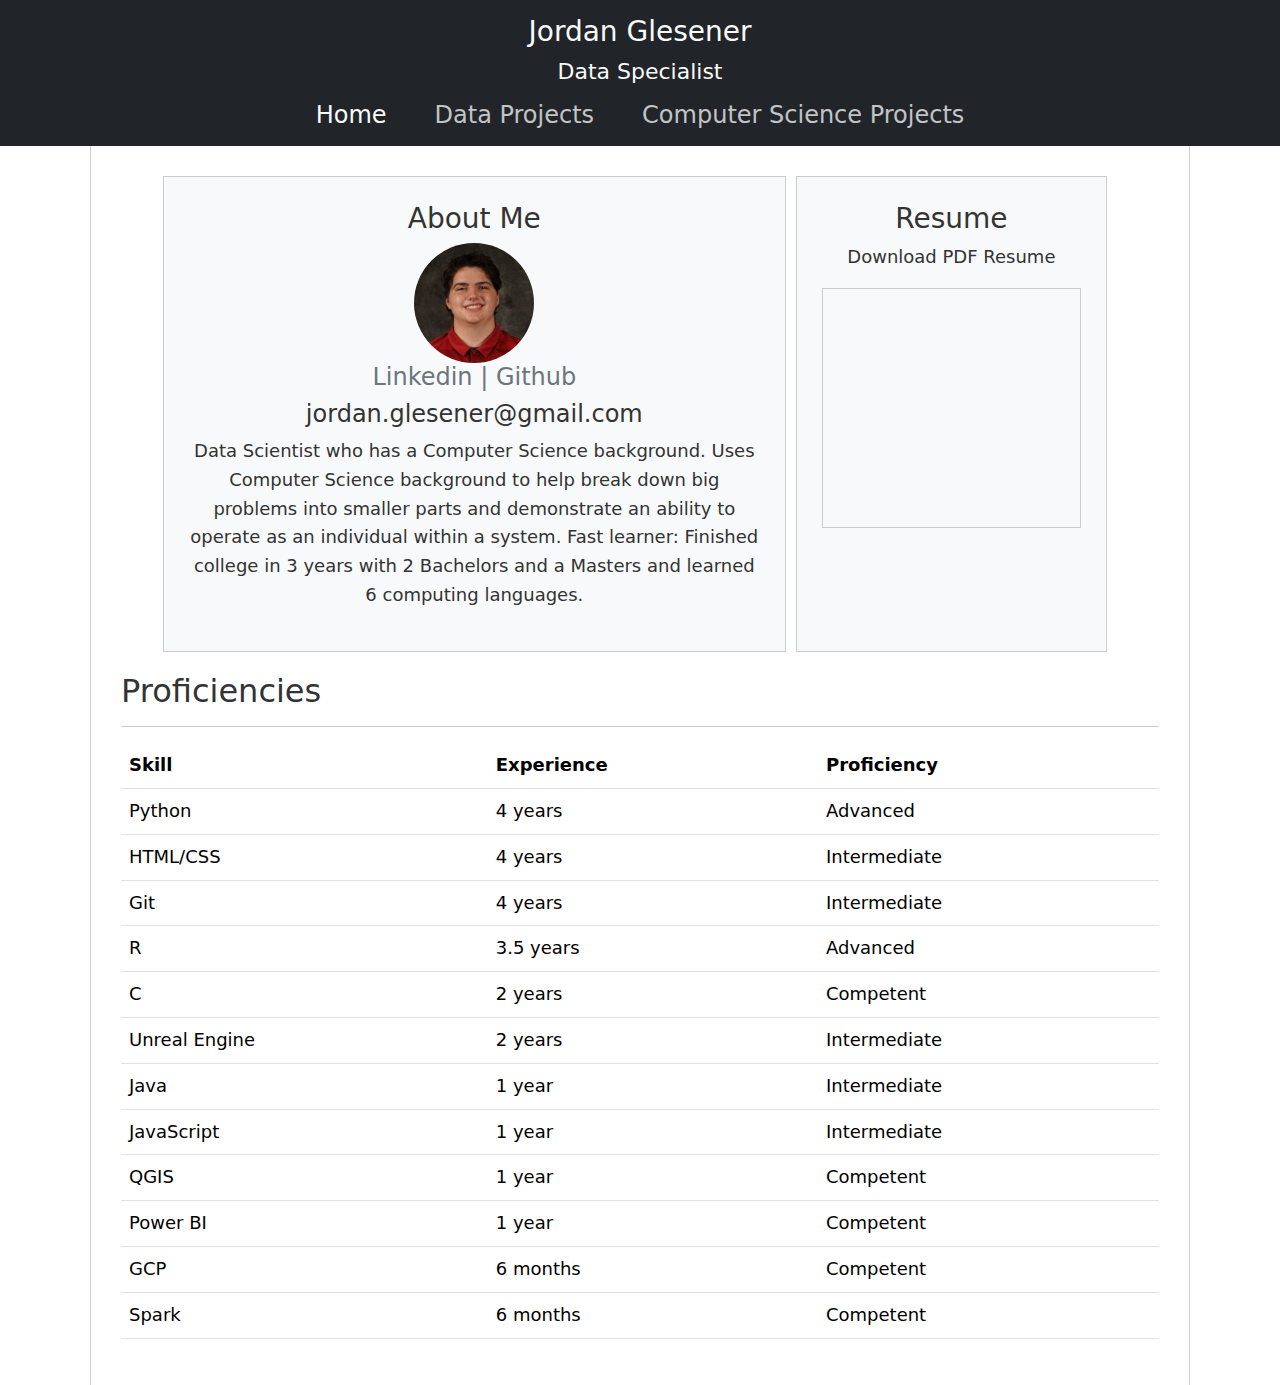
<file: index.html>
<!DOCTYPE html>
<html lang="en">
<head>
  <meta charset="UTF-8">
  <meta name="viewport" content="width=device-width, initial-scale=1.0">
  <title>Personal Website</title>
  <link href="bootstrap/css/bootstrap.css" rel="stylesheet">
  <link rel="stylesheet" href="custom.css">

</head>
<body>
  <header class="bg-dark text-light text-center">
    <div class="header-content justify-content-center">

      <div>
        <h1>Jordan Glesener</h1>
        <h2>Data Specialist</h2>
      </div>
    </div>
    <nav class="d-flex flex-wrap align-items-center justify-content-evenly bg-dark">
      <ul class="nav col-12 col-md-auto justify-content-center">
        <li><a href="index.html" class="nav-link px-4 link-light link-opacity-100">
          <h4>Home</h2>
        </a></li>
        <li><a href="projects/data-projects.html" class="nav-link px-4 link-light link-opacity-75 link-opacity-100-hover">
            <h4>Data Projects</h2>
          </a></li>
        <li><a href="projects/cs-projects.html" class="nav-link px-4 link-light link-opacity-75 link-opacity-100-hover">
            <h4>Computer Science Projects</h2>
          </a></li>
      </ul>
    </nav>
  </header>
  
  <main>
    <div class="d-flex justify-content-center text-center p-0 m-0">
    <section class="about bg-light">
      <h3>About Me</h3>
      <img src=".\picture.jpeg" alt="Your Name">
      <h4 class="text-secondary"><a class = "link-secondary" href="https://www.linkedin.com/in/jordan-glesener-3a4b691b6/">Linkedin</a> | <a class = "link-secondary" href="https://github.com/jdglesener">Github</a></h4>
      <h4>jordan.glesener@gmail.com</h4>
      <p>
        Data Scientist who has a Computer Science background. Uses Computer Science background to help break down big problems into smaller parts and demonstrate an ability to operate as an individual within a system. Fast learner: Finished college in 3 years with 2 Bachelors and a Masters and learned 6 computing languages.
      </p>
    </section>
    <section class="resume bg-light">
      <h3>Resume</h3>
      <p>
        <a href=".\Data_Resume.pdf" target="_blank">Download PDF Resume</a>
      </p>
      <div class="resume-preview">
        <iframe src=".\Data_Resume.pdf" frameborder="0"></iframe>
      </div>
    </section>
    </div>
    <h2>Proficiencies</h1>
    <hr>
    <table class="table">
      <thead>
        <tr>
          <th>Skill</th>
          <th>Experience</th>
          <th>Proficiency</th>
        </tr>
      </thead>
      <tbody>
        <tr>
          <td>Python</td>
          <td>4 years</td>
          <td>Advanced</td>
        </tr>
        <tr>
          <td>HTML/CSS</td>
          <td>4 years</td>
          <td>Intermediate</td>
        </tr>
        <tr>
          <td>Git</td>
          <td>4 years</td>
          <td>Intermediate</td>
        </tr>
        <tr>
          <td>R</td>
          <td>3.5 years</td>
          <td>Advanced</td>
        </tr>
        <tr>
          <td>C</td>
          <td>2 years</td>
          <td>Competent</td>
        </tr>
        <tr>
          <td>Unreal Engine</td>
          <td>2 years</td>
          <td>Intermediate</td>
        </tr>
        <tr>
          <td>Java</td>
          <td>1 year</td>
          <td>Intermediate</td>
        </tr>
        <tr>
          <td>JavaScript</td>
          <td>1 year</td>
          <td>Intermediate</td>
        </tr>
        <tr>
          <td>QGIS</td>
          <td>1 year</td>
          <td>Competent</td>
        </tr>
        <tr>
          <td>Power BI</td>
          <td>1 year</td>
          <td>Competent</td>
        </tr>
        <tr>
          <td>GCP</td>
          <td>6 months</td>
          <td>Competent</td>
        </tr>
        <tr>
          <td>Spark</td>
          <td>6 months</td>
          <td>Competent</td>
        </tr>
      </tbody>
    </table>
  </main>
</body>
</html>
</file>
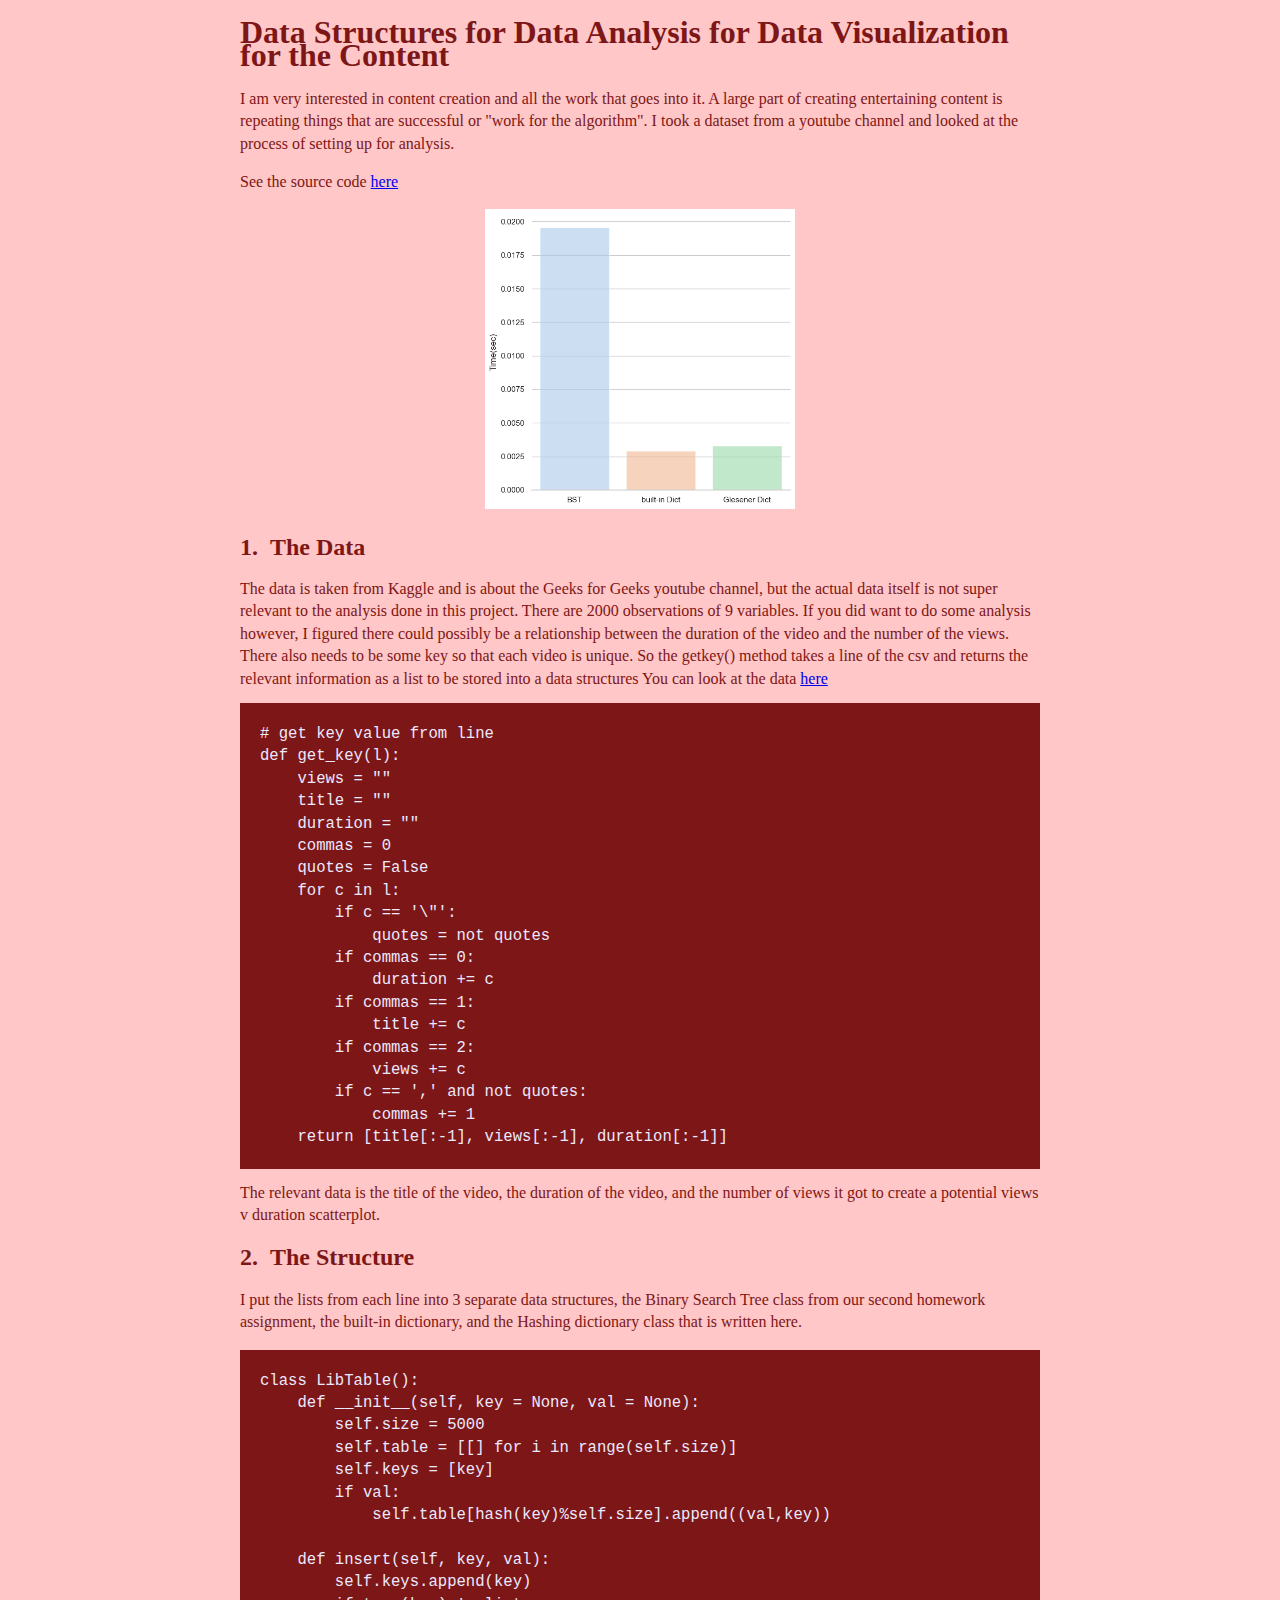
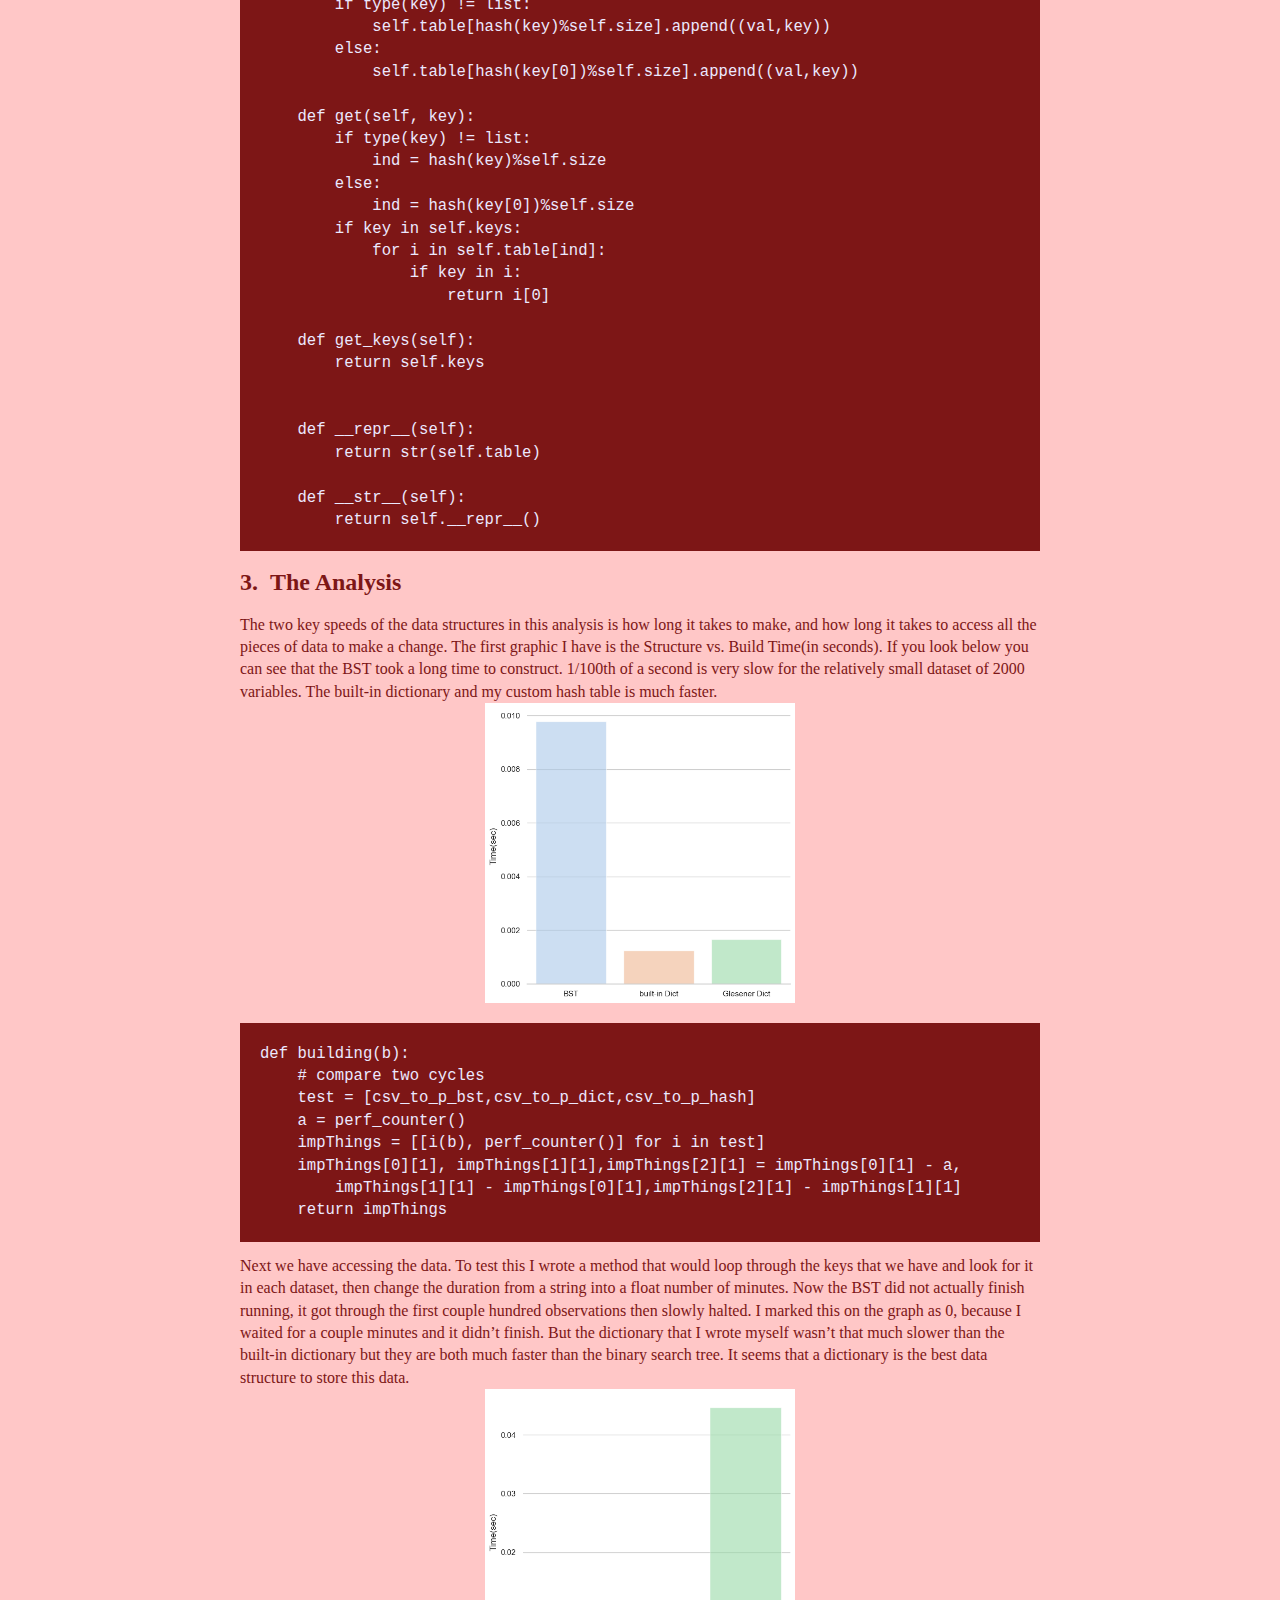
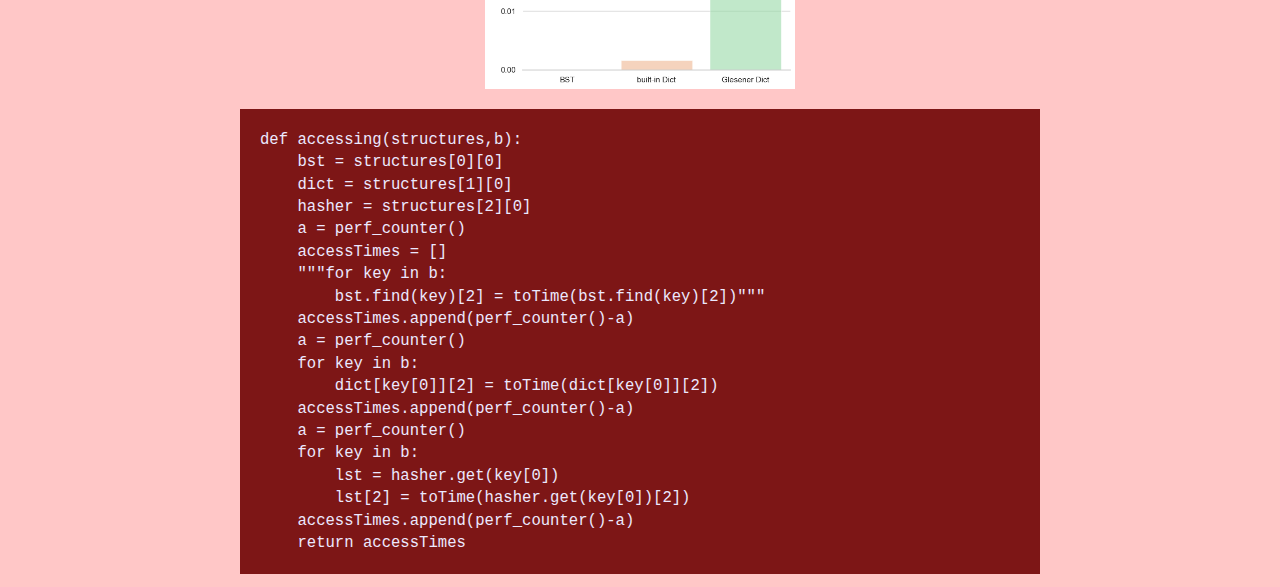
<file: cs251final.html>
<!DOCTYPE html PUBLIC "-//W3C//DTD XHTML 1.0 Strict//EN"
	"http://www.w3.org/TR/xhtml1/DTD/xhtml1-strict.dtd">

<meta property="og:image" content="lm3.png" />

<html xmlns="http://www.w3.org/1999/xhtml" xml:lang="en" lang="en">
<head>
	<meta http-equiv="Content-Type" content="text/html; charset=utf-8"/>

	<title>Data for Data</title>
	
	<style type="text/css" media="screen">
	
		body {
			line-height: 140%;
			margin: auto;
			width: 800px;
		}
		code {font-size: 120%;}
		
		
		pre code {
			background-color: #7D1616;
			color: #ECE8FE;
			
			display: block;
			padding: 20px;
		}
		
		.centered {
			position: fixed;
			top: 50%;
			left: 50%;
			transform: translate(-50%, -50%);
}
		
	</style>
	
</head>

<body bgcolor="#FFC7C7" text="7D1616">

<style>
 body {
        counter-reset: h1counter;
    }
    h1 {
        counter-reset: h2counter;
    }
    h2 {
        counter-reset: h3counter;
    }
    h2:before {
        content: counter(h2counter) ".\0000a0\0000a0";
        counter-increment: h2counter;
    }
    h3:before {
        content: counter(h2counter) "." counter(h3counter) ".\0000a0\0000a0";
        counter-increment: h3counter;
    }
</style>
	
<h1 id="preamble">Data Structures for Data Analysis for Data Visualization for the Content</h1>

<p>I am very interested in content creation and all the work that goes into it. A large part of creating entertaining content is repeating things that are successful or "work for the algorithm". I took a dataset from a youtube channel and looked at the process of setting up for analysis.</p>

<p>See the source code <a href="https://github.com/jdglesener/CS241FinalProject">here</a>

<center>
<img src="lm3.png" height=300px>
</center>

<h2 >The Data</h2>

The data is taken from Kaggle and is about the Geeks for Geeks youtube channel, but the actual data itself is not super relevant to the analysis done in this project. There are 2000 observations of 9 variables. If you did want to do some analysis however, I figured there could possibly be a relationship between the duration of the video and the number of the views. There also needs to be some key so that each video is unique. 
So the getkey() method takes a line of the csv and returns the relevant information as a list to be stored into a data structures
You can look at the data <a href="https://www.kaggle.com/datasets/ashishjangra27/geeksforgeeks-youtube">here</a>
<pre><code># get key value from line
def get_key(l):
    views = ""
    title = ""
    duration = ""
    commas = 0
    quotes = False
    for c in l:
        if c == '\"':
            quotes = not quotes
        if commas == 0:
            duration += c
        if commas == 1:
            title += c
        if commas == 2:
            views += c
        if c == ',' and not quotes:
            commas += 1    
    return [title[:-1], views[:-1], duration[:-1]]</code></pre>
The relevant data is the title of the video, the duration of the video, and the number of views it got to create a potential views v duration scatterplot.
<h2 >The Structure</h2>

	<p>I put the lists from each line into 3 separate data structures, the Binary Search Tree class from our second homework assignment, the built-in dictionary, and the Hashing dictionary class that is written here. </p>
	<pre><code>class LibTable():
    def __init__(self, key = None, val = None):
        self.size = 5000
        self.table = [[] for i in range(self.size)]
        self.keys = [key]
        if val:
            self.table[hash(key)%self.size].append((val,key))
    
    def insert(self, key, val):
        self.keys.append(key)
        if type(key) != list:
            self.table[hash(key)%self.size].append((val,key))
        else:
            self.table[hash(key[0])%self.size].append((val,key))
    
    def get(self, key):
        if type(key) != list:
            ind = hash(key)%self.size
        else:
            ind = hash(key[0])%self.size
        if key in self.keys:
            for i in self.table[ind]:
                if key in i:
                    return i[0]

    def get_keys(self):
        return self.keys

    
    def __repr__(self):
        return str(self.table)
    
    def __str__(self):
        return self.__repr__()</pre></code>
	
<h2 >The Analysis</h2>


The two key speeds of the data structures in this analysis is how long it takes to make, and how long it takes to access all the pieces of data to make a change. 
The first graphic I have is the Structure vs. Build Time(in seconds). If you look below you can see that the BST took a long time to construct. 1/100th of a second is very slow for the relatively small dataset of 2000 variables. The built-in dictionary and my custom hash table is much faster. 
<center>
<img src="lm.png" height=300px>
</center>
<pre><code>def building(b):
    # compare two cycles
    test = [csv_to_p_bst,csv_to_p_dict,csv_to_p_hash]
    a = perf_counter()
    impThings = [[i(b), perf_counter()] for i in test]
    impThings[0][1], impThings[1][1],impThings[2][1] = impThings[0][1] - a,
    	impThings[1][1] - impThings[0][1],impThings[2][1] - impThings[1][1]
    return impThings</pre></code>
Next we have accessing the data. To test this I wrote a method that would loop through the keys that we have and look for it in each dataset, then change the duration from a string into a float number of minutes. Now the BST did not actually finish running, it got through the first couple hundred observations then slowly halted. I marked this on the graph as 0, because I waited for a couple minutes and it didn’t finish. But the dictionary that I wrote myself wasn’t that much slower than the built-in dictionary but they are both much faster than the binary search tree. It seems that a dictionary is the best data structure to store this data.
<center>
<img src="lm2.png" height=300px>
</center>
<pre><code>def accessing(structures,b):
    bst = structures[0][0]
    dict = structures[1][0]
    hasher = structures[2][0]
    a = perf_counter()
    accessTimes = []
    """for key in b:
        bst.find(key)[2] = toTime(bst.find(key)[2])"""
    accessTimes.append(perf_counter()-a)
    a = perf_counter()
    for key in b:
        dict[key[0]][2] = toTime(dict[key[0]][2])
    accessTimes.append(perf_counter()-a)
    a = perf_counter()
    for key in b:
        lst = hasher.get(key[0])
        lst[2] = toTime(hasher.get(key[0])[2])
    accessTimes.append(perf_counter()-a)
    return accessTimes</pre></code>
</body>
</html>
</file>
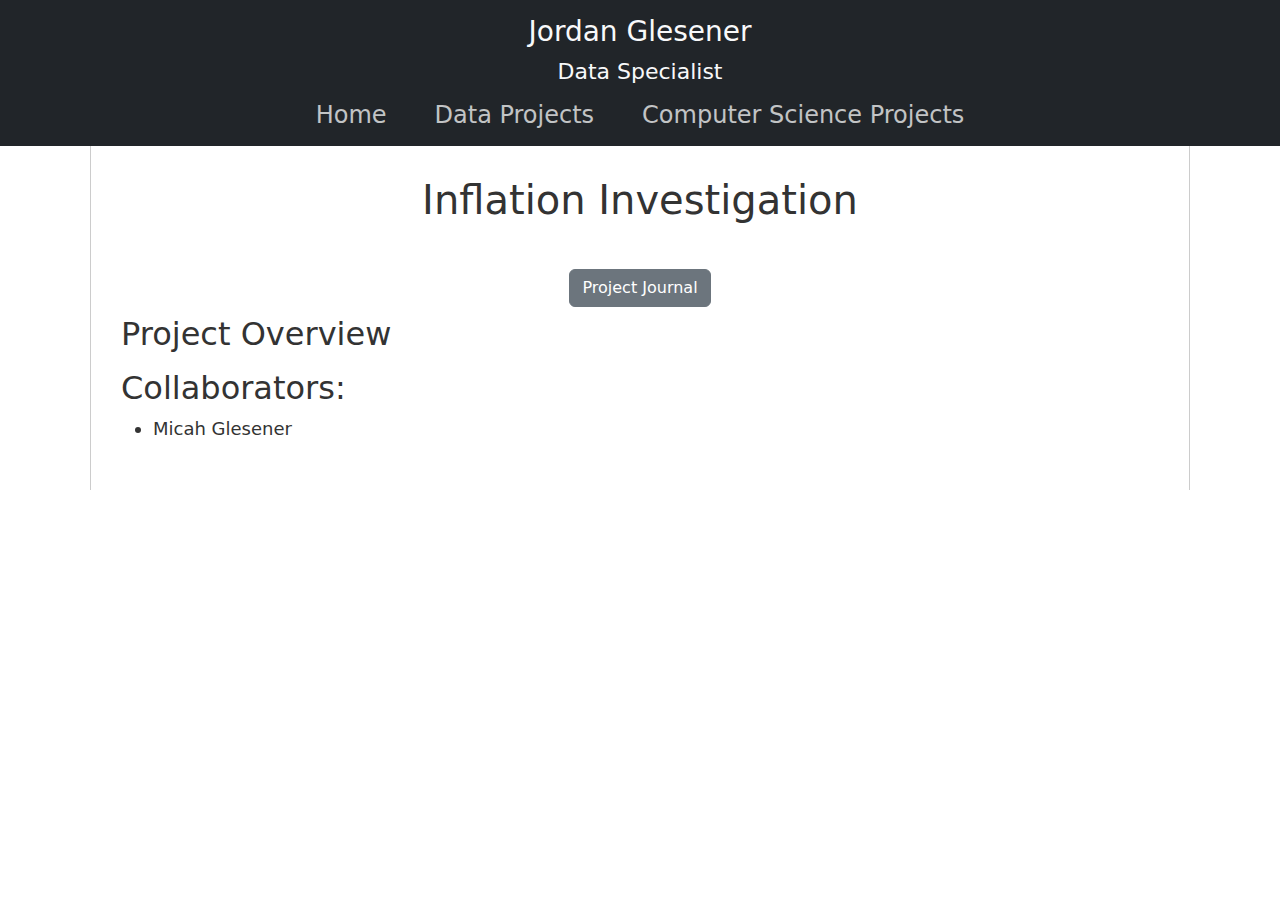
<file: projects/capstone.html>
<!DOCTYPE html>
<html lang="en">

<head>
    <meta charset="UTF-8">
    <meta name="viewport" content="width=device-width, initial-scale=1.0">
    <title>Personal Website</title>
    <link href="../bootstrap/css/bootstrap.css" rel="stylesheet">
    <link rel="stylesheet" href="../custom.css">

</head>

<body>
    <header class="bg-dark text-light text-center sticky-top">
        <div class="header-content justify-content-center">

            <div>
                <h1>Jordan Glesener</h1>
                <h2>Data Specialist</h2>
            </div>
        </div>
        <nav class="d-flex flex-wrap align-items-center justify-content-evenly bg-dark">
            <ul class="nav col-12 col-md-auto justify-content-center">
                <li><a href="../index.html" class="nav-link px-4 link-light link-opacity-75 link-opacity-100-hover">
                        <h4>Home</h2>
                    </a></li>
                <li><a href="data-projects.html"
                        class="nav-link px-4 link-light link-opacity-75 link-opacity-100-hover">
                        <h4>Data Projects</h2>
                    </a></li>
                <li><a href="cs-projects.html" class="nav-link px-4 link-light link-opacity-75 link-opacity-100-hover">
                        <h4>Computer Science Projects</h2>
                    </a></li>
            </ul>
        </nav>
    </header>
    <main id="mainProjects">
        <div class = "text-center">
        <h1>
            Inflation Investigation
        </h1><br>
        <section id="projectLinks">
            <a class = "btn btn-secondary m-2" href="https://jdglesener.github.io/ClimateClosetResearchJournal/">Project Journal</a>
        </section>
        </div>
        <section id="overview">
            <h2>Project Overview</h2>
            <p id="indent">

            </p>
        </section>

        <section id="skills">
            <h2>Collaborators:</h2>
            <div id="indent">
                <ul>
                    <li><a href="https://www.linkedin.com/in/micah-glesener-3296b1195/">Micah Glesener</a></li>
                </ul>
            </div>
        </section>
    </main>
    </body>
</html>
</file>
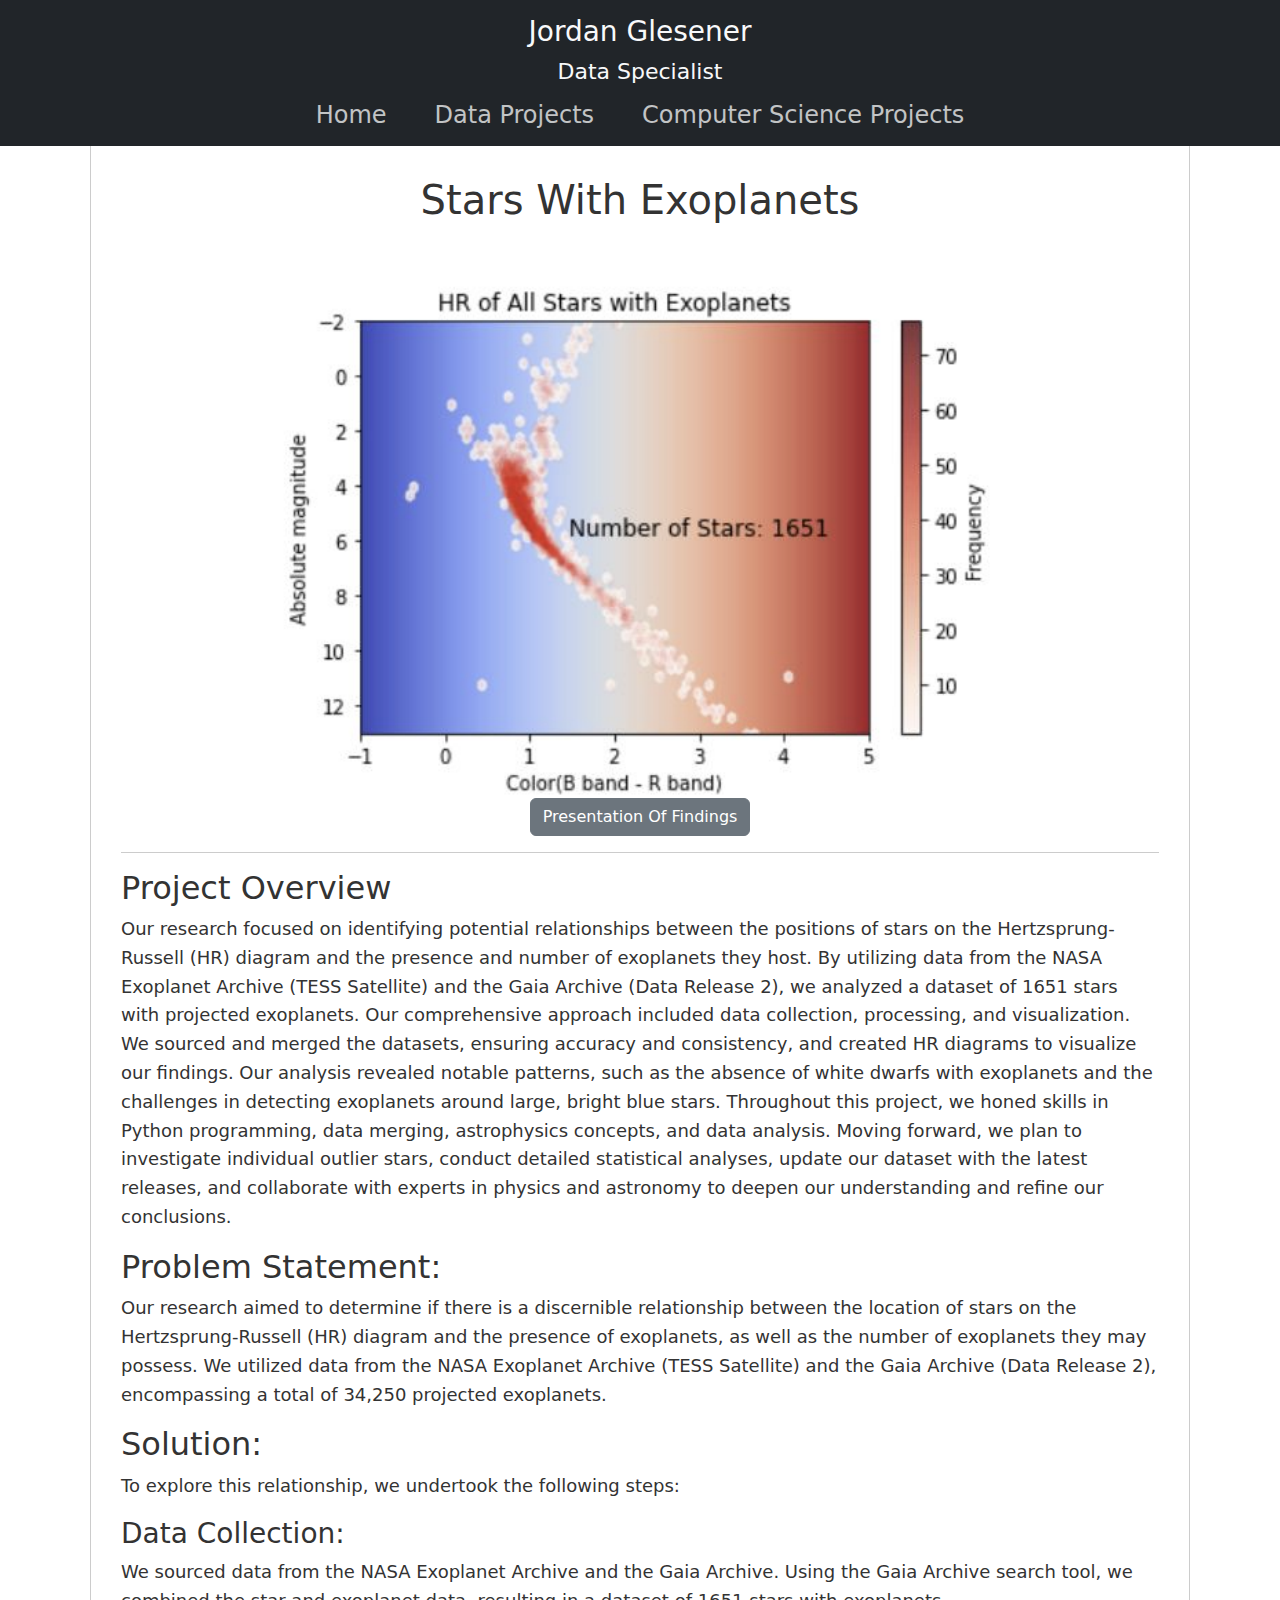
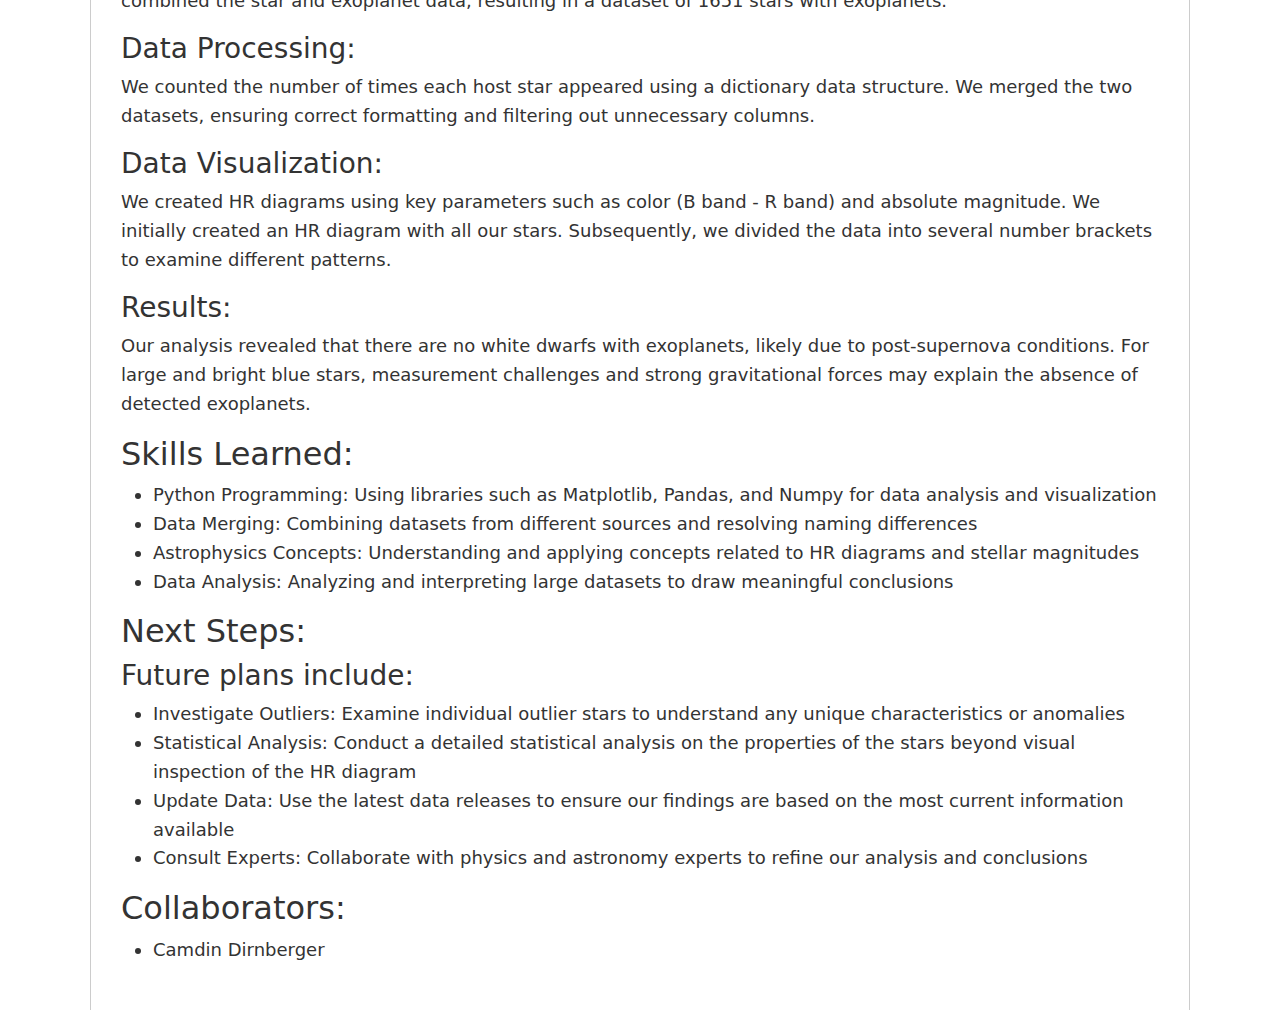
<file: projects/cosmos.html>
<!DOCTYPE html>
<html lang="en">

<head>
    <meta charset="UTF-8">
    <meta name="viewport" content="width=device-width, initial-scale=1.0">
    <title>Personal Website</title>
    <link href="../bootstrap/css/bootstrap.css" rel="stylesheet">
    <link rel="stylesheet" href="../custom.css">

</head>

<body>
    <header class="bg-dark text-light text-center sticky-top">
        <div class="header-content justify-content-center">

            <div>
                <h1>Jordan Glesener</h1>
                <h2>Data Specialist</h2>
            </div>
        </div>
        <nav class="d-flex flex-wrap align-items-center justify-content-evenly bg-dark">
            <ul class="nav col-12 col-md-auto justify-content-center">
                <li><a href="../index.html" class="nav-link px-4 link-light link-opacity-75 link-opacity-100-hover">
                        <h4>Home</h2>
                    </a></li>
                <li><a href="data-projects.html"
                        class="nav-link px-4 link-light link-opacity-75 link-opacity-100-hover">
                        <h4>Data Projects</h2>
                    </a></li>
                <li><a href="cs-projects.html" class="nav-link px-4 link-light link-opacity-75 link-opacity-100-hover">
                        <h4>Computer Science Projects</h2>
                    </a></li>
            </ul>
        </nav>
    </header>

    <main id="mainProjects">
        <div class = "text-center">
        <h1>
            Stars With Exoplanets
        </h1><br>
        <section id="hrSection">
            <img id="hrImg" src="img/hr.png" class="img-fluid">
        </section>
        <section id="projectLinks">
            <a class = "btn btn-secondary" href="assets/Data-299 Final.pdf">Presentation Of Findings</a>            
        </section>
        </div>
        <hr>
        <section id="overview">
            <h2>Project Overview</h2>
            <p id="indent">
                Our research focused on identifying potential relationships between the positions of stars on the Hertzsprung-Russell 
                (HR) diagram and the presence and number of exoplanets they host. 
                By utilizing data from the NASA Exoplanet Archive (TESS Satellite) and the Gaia Archive (Data Release 2), 
                we analyzed a dataset of 1651 stars with projected exoplanets. 
                Our comprehensive approach included data collection, processing, and visualization. We sourced and merged the datasets, 
                ensuring accuracy and consistency, and created HR diagrams to visualize our findings. Our analysis revealed notable patterns, 
                such as the absence of white dwarfs with exoplanets and the challenges in detecting exoplanets around large, bright blue stars. 
                Throughout this project, we honed skills in Python programming, data merging, astrophysics concepts, and data analysis. 
                Moving forward, we plan to investigate individual outlier stars, conduct detailed statistical analyses, 
                update our dataset with the latest releases, and collaborate with experts in physics and astronomy to deepen our understanding 
                and refine our conclusions.
            </p>
        </section>
        <section id="analysis">
            <h2>Problem Statement:</h2>
            <p id="indent">
                Our research aimed to determine if there is a discernible relationship between the location of stars on the Hertzsprung-Russell 
                (HR) diagram and the presence of exoplanets, as well as the number of exoplanets they may possess. 
                We utilized data from the NASA Exoplanet Archive (TESS Satellite) and the Gaia Archive (Data Release 2), 
                encompassing a total of 34,250 projected exoplanets.
            </p>
        </section>

        <section id="visualization">
            <h2>Solution:</h2>
            <p id="indent">
                To explore this relationship, we undertook the following steps:
            </p>
            <h3 id="indent">Data Collection:</h3>
            <p id="indent">
                We sourced data from the NASA Exoplanet Archive and the Gaia Archive.
                Using the Gaia Archive search tool, we combined the star and exoplanet data, 
                resulting in a dataset of 1651 stars with exoplanets.
            </p>
            <h3 id="indent">Data Processing:</h3>
            <p id="indent">
                We counted the number of times each host star appeared using a dictionary data structure.
                We merged the two datasets, ensuring correct formatting and filtering out unnecessary columns.
            </p>        
            <h3 id="indent">Data Visualization:</h3>
            <p id="indent">
                We created HR diagrams using key parameters such as color (B band - R band) and absolute magnitude. 
                We initially created an HR diagram with all our stars.
                Subsequently, we divided the data into several number brackets to examine different patterns.
            </p>  
            <h3 id="indent">Results:</h3>
            <p id="indent">
                Our analysis revealed that there are no white dwarfs with exoplanets, likely due to post-supernova conditions.
                For large and bright blue stars, measurement challenges and strong gravitational forces may explain the absence
                of detected exoplanets.

            </p>  
        </section>

        <section id="skills">
            <h2>Skills Learned:</h2>
            <div id="indent">
                <ul>
                    <li>Python Programming: Using libraries such as Matplotlib, Pandas, and Numpy for data analysis and visualization</li>
                    <li>Data Merging: Combining datasets from different sources and resolving naming differences</li>
                    <li>Astrophysics Concepts: Understanding and applying concepts related to HR diagrams and stellar magnitudes</li>
                    <li>Data Analysis: Analyzing and interpreting large datasets to draw meaningful conclusions</li>
                </ul>
            </div> 
        </section>
        <section id="nextSteps">
            <h2>Next Steps:</h2>
            <h3 id="indent">Future plans include:</h3>
            <div id="indent">
                <ul>
                    <li>Investigate Outliers: Examine individual outlier stars to understand any unique characteristics or anomalies</li>
                    <li>Statistical Analysis: Conduct a detailed statistical analysis on the properties of the stars beyond visual inspection of the HR diagram</li>
                    <li>Update Data: Use the latest data releases to ensure our findings are based on the most current information available</li>
                    <li>Consult Experts: Collaborate with physics and astronomy experts to refine our analysis and conclusions</li>
                </ul>
            </div>
        </section>
        <section id="nextSteps">
            <h2>Collaborators:</h2>
            <div id="indent">
                <ul>
                    <li><a href="https://camdin-dirn.github.io/Project-Website/index.html">Camdin Dirnberger</a></li>
                </ul>
            </div> 
        </section>
    </main>
    </body>
    </html>
</file>
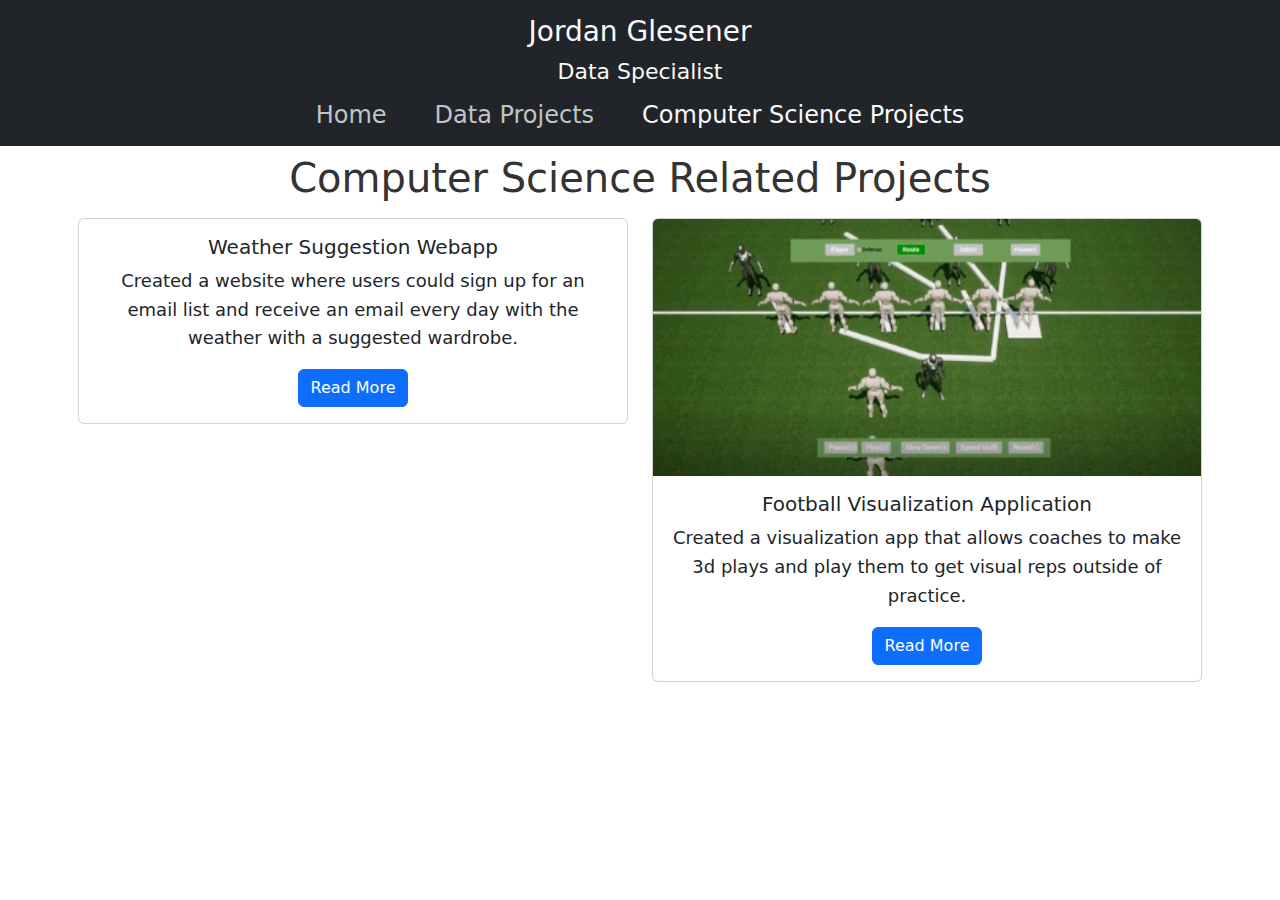
<file: projects/cs-projects.html>
<!DOCTYPE html>
<html lang="en">

<head>
    <meta charset="UTF-8">
    <meta name="viewport" content="width=device-width, initial-scale=1.0">
    <title>Personal Website</title>
    <link href="../bootstrap/css/bootstrap.css" rel="stylesheet">
    <link rel="stylesheet" href="../custom.css">

</head>

<body>
    <header class="bg-dark text-light text-center sticky-top">
        <div class="header-content justify-content-center">

            <div>
                <h1>Jordan Glesener</h1>
                <h2>Data Specialist</h2>
            </div>
        </div>
        <nav class="d-flex flex-wrap align-items-center justify-content-evenly bg-dark">
            <ul class="nav col-12 col-md-auto justify-content-center">
                <li><a href="../index.html" class="nav-link px-4 link-light link-opacity-75 link-opacity-100-hover">
                        <h4>Home</h2>
                    </a></li>
                <li><a href="data-projects.html"
                        class="nav-link px-4 link-light link-opacity-75 link-opacity-100-hover">
                        <h4>Data Projects</h2>
                    </a></li>
                <li><a href="cs-projects.html" class="nav-link px-4 link-light link-opacity-100 link-opacity-100-hover">
                        <h4>Computer Science Projects</h2>
                    </a></li>
            </ul>
        </nav>
    </header>
    <div class="container text-center p-2">
        <h1>Computer Science Related Projects</h1>
        <div class="row row-cols-auto">
            <!-- <div class="col-lg-6 my-2">
                <div class="card bg-light">
                    <div class="card-body">
                        <h5 class="card-title">Playbook Management Site</h5>
                        <p class="card-text">Created a website to organize playbooks for coaches and players. Has the ability to create teams, add users to the team, and adding plays/playbooks that the team can access.</p>
                        <a href="webdev.html" class="btn btn-primary">Read More</a>
                    </div>
                </div>
            </div> -->
            <div class="col-lg-6 my-2">
                <div class="card">
                    <div class="card-body">
                        <h5 class="card-title">Weather Suggestion Webapp</h5>
                        <p class="card-text">Created a website where users could sign up for an email list and receive an email every day with the weather with a suggested wardrobe. </p>
                        <a href="weatherwear.html" class="btn btn-primary">Read More</a>
                    </div>
                </div>
            </div>
            <div class="col-lg-6 col-12 my-2">
                <div class="card">
                    <img src="img/gv.png" class="card-img-top" alt="...">
                    <div class="card-body">
                        <h5 class="card-title">Football Visualization Application</h5>
                        <p class="card-text">Created a visualization app that allows coaches to make 3d plays and play them to get visual reps outside of practice.</p>
                        <a href="gv.html" class="btn btn-primary">Read More</a>
                    </div>
                </div>
            </div>
        </div>

    </div>
</body>

</html>
</file>
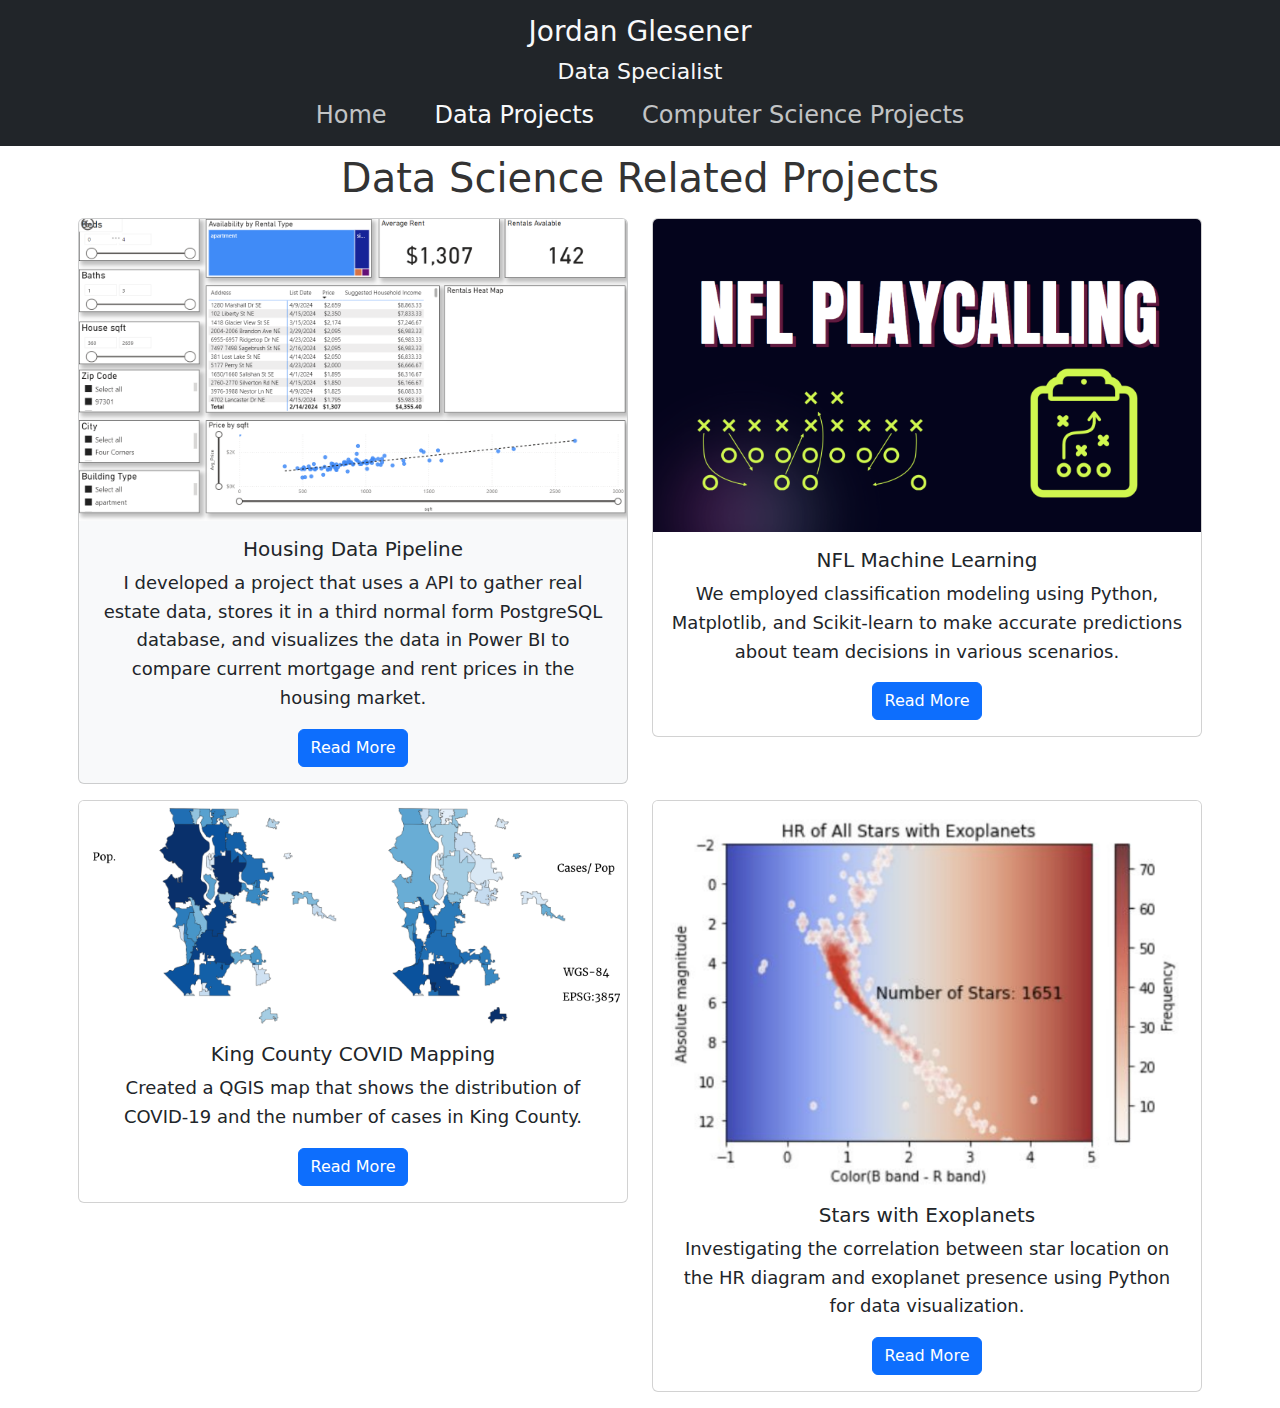
<file: projects/data-projects.html>
<!DOCTYPE html>
<html lang="en">
<head>
  <meta charset="UTF-8">
  <meta name="viewport" content="width=device-width, initial-scale=1.0">
  <title>Personal Website</title>
  <link href="../bootstrap/css/bootstrap.css" rel="stylesheet">
  <link rel="stylesheet" href="../custom.css">

</head>
<body>
  <header class="bg-dark text-light text-center sticky-top">
    <div class="header-content justify-content-center">

      <div>
        <h1>Jordan Glesener</h1>
        <h2>Data Specialist</h2>
      </div>
    </div>
    <nav class="d-flex flex-wrap align-items-center justify-content-evenly bg-dark">
      <ul class="nav col-12 col-md-auto justify-content-center">
        <li><a href="../index.html" class="nav-link px-4 link-light link-opacity-75 link-opacity-100-hover">
          <h4>Home</h2>
        </a></li>
        <li><a href="data-projects.html" class="nav-link px-4 link-light link-opacity-100 link-opacity-100-hover">
            <h4>Data Projects</h2>
          </a></li>
        <li><a href="cs-projects.html" class="nav-link px-4 link-light link-opacity-75 link-opacity-100-hover">
            <h4>Computer Science Projects</h2>
          </a></li>
      </ul>
    </nav>
  </header>
  <div class="container text-center p-2">
    <h1>Data Science Related Projects</h1>
    <div class = "row row-cols-auto">
    <!-- <div class="col-lg-6 my-2">
        <div class="card">
            <div class="card-body">
                <h5 class="card-title">Inflation Investigation</h5>
                <p class="card-text"></p>
                <a href="capstone.html" class="btn btn-primary">Read More</a>
            </div>
        </div>
    </div> -->
    <div class="col-lg-6 my-2">
        <div class="card bg-light">
            <img src="img/powerbi.png" class="card-img-top" alt="...">
            <div class="card-body">
                <h5 class="card-title">Housing Data Pipeline</h5>
                <p class="card-text">I developed a project that uses a API to gather real estate data, stores it in a third normal form PostgreSQL database, and visualizes the data in Power BI to compare current mortgage and rent prices in the housing market.</p>
                <a href="housing.html" class="btn btn-primary">Read More</a>
            </div>
        </div>
    </div>
    <div class="col-lg-6 my-2">
        <div class="card">
            <img src="img/NFL.png" class="card-img-top" alt="...">
            <div class="card-body">
                <h5 class="card-title">NFL Machine Learning</h5>
                <p class="card-text">We employed classification modeling using Python, Matplotlib, and Scikit-learn to make accurate predictions about team decisions in various scenarios.</p>
                <a href="nfl.html" class="btn btn-primary">Read More</a>
            </div>
        </div>
    </div>
    <div class="col-lg-6 my-2">
        <div class="card">
            <img src="img/gis.png" class="card-img-top" alt="...">
            <div class="card-body">
                <h5 class="card-title">King County COVID Mapping</h5>
                <p class="card-text">Created a QGIS map that shows the distribution of COVID-19 and the number of cases in King County.</p>
                <a href="gis.html" class="btn btn-primary">Read More</a>
            </div>
        </div>
    </div>
    <div class="col-lg-6 my-2">
        <div class="card">
            <img src="img/hr.png" class="card-img-top" alt="...">
            <div class="card-body">
                <h5 class="card-title">Stars with Exoplanets</h5>
                <p class="card-text">Investigating the correlation between star location on the HR diagram and exoplanet presence using Python for data visualization.</p>
                <a href="cosmos.html" class="btn btn-primary">Read More</a>
            </div>
        </div>
    </div>
    </div>

</div>
  </body>
  </html>
</file>
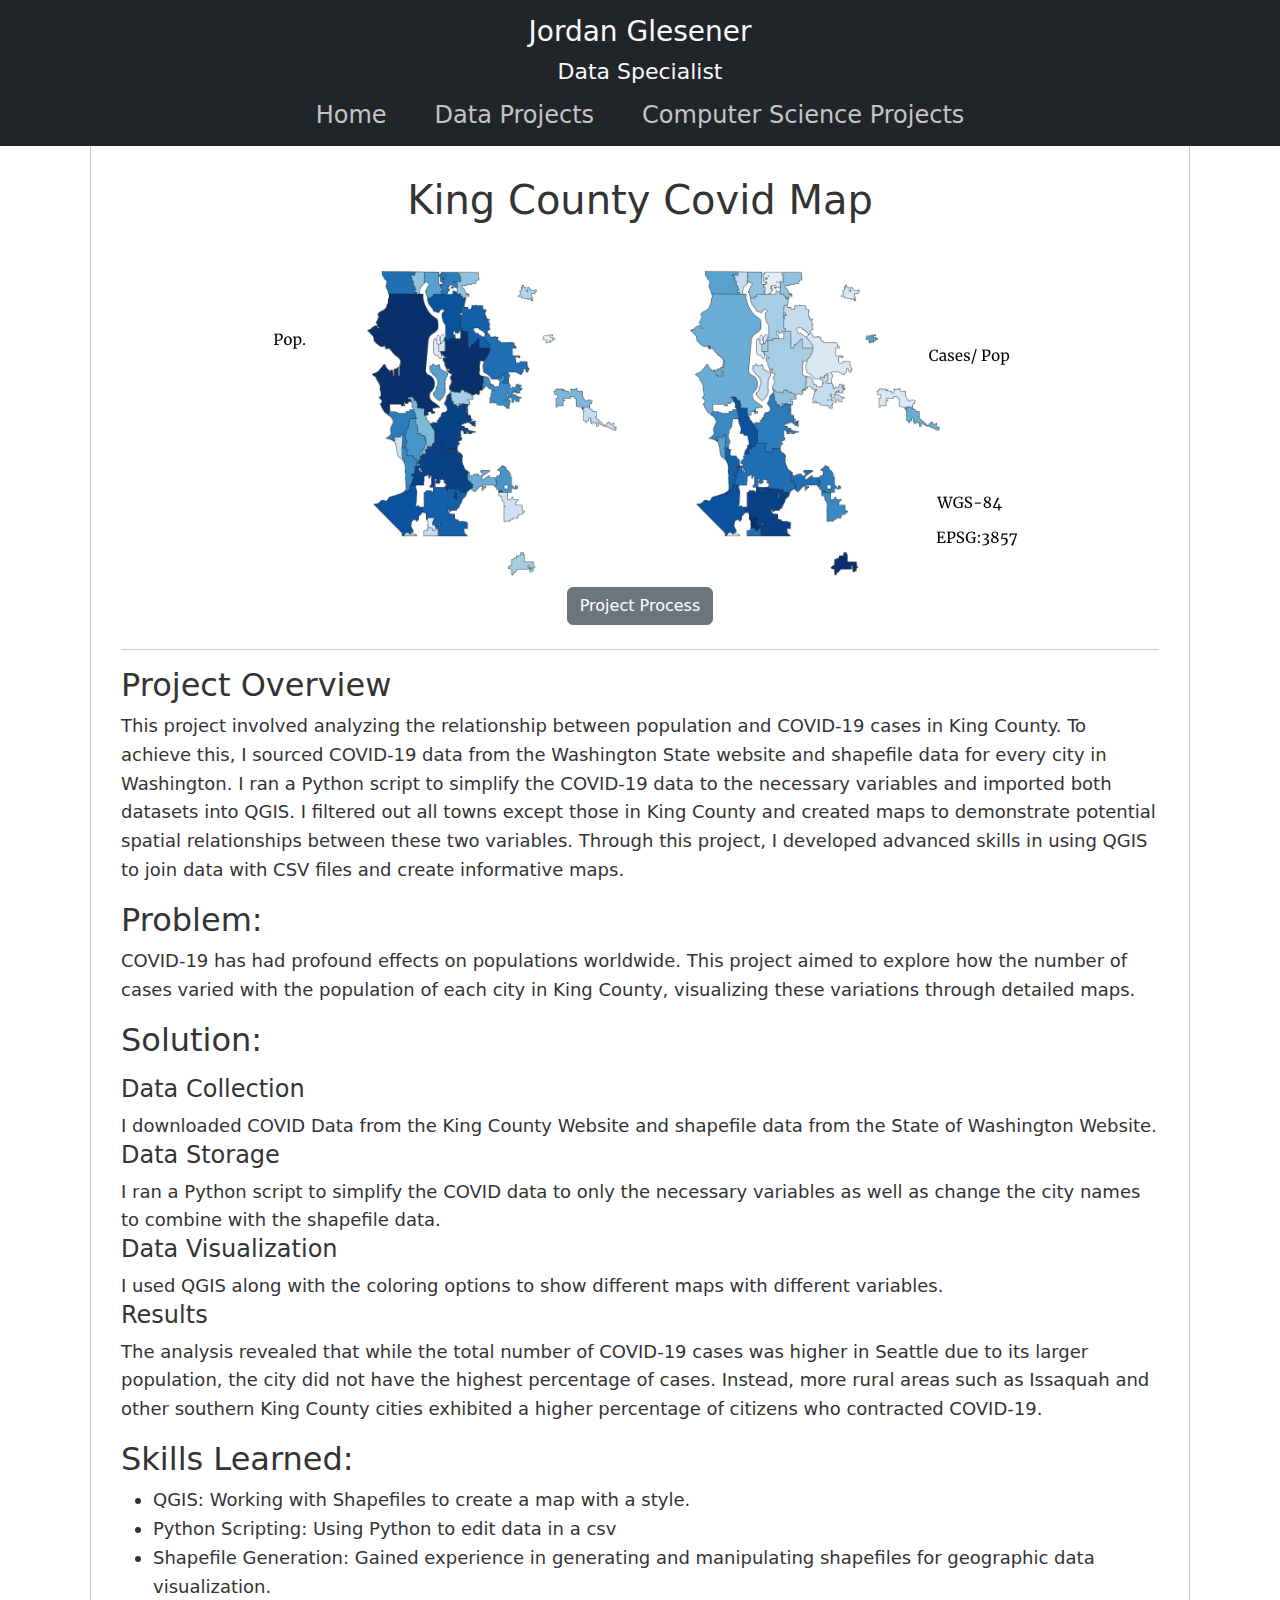
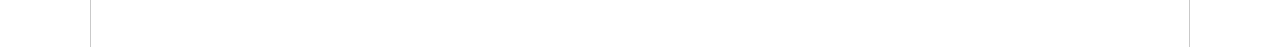
<file: projects/gis.html>
<!DOCTYPE html>
<html lang="en">

<head>
    <meta charset="UTF-8">
    <meta name="viewport" content="width=device-width, initial-scale=1.0">
    <title>Personal Website</title>
    <link href="../bootstrap/css/bootstrap.css" rel="stylesheet">
    <link rel="stylesheet" href="../custom.css">

</head>

<body>
    <header class="bg-dark text-light text-center sticky-top">
        <div class="header-content justify-content-center">

            <div>
                <h1>Jordan Glesener</h1>
                <h2>Data Specialist</h2>
            </div>
        </div>
        <nav class="d-flex flex-wrap align-items-center justify-content-evenly bg-dark">
            <ul class="nav col-12 col-md-auto justify-content-center">
                <li><a href="../index.html" class="nav-link px-4 link-light link-opacity-75 link-opacity-100-hover">
                        <h4>Home</h2>
                    </a></li>
                <li><a href="data-projects.html"
                        class="nav-link px-4 link-light link-opacity-75 link-opacity-100-hover">
                        <h4>Data Projects</h2>
                    </a></li>
                <li><a href="cs-projects.html" class="nav-link px-4 link-light link-opacity-75 link-opacity-100-hover">
                        <h4>Computer Science Projects</h2>
                    </a></li>
            </ul>
        </nav>
    </header>
    <main id="mainProjects">
        <div class = "text-center">
        <h1>
            King County Covid Map
        </h1><br>
        <section id="hrSection">
            <img id="powerImg" src="img/gis.png" class="img-fluid">
        </section>
        <section id="projectLinks">
            <a class = "btn btn-secondary m-2" href="assets/GIS Presentation.pdf">Project Process</a>
        </section>
        </div>
        <hr>
        <section id="overview">
            <h2>Project Overview</h2>
            <p id="indent">
                This project involved analyzing the relationship between population and 
                COVID-19 cases in King County. To achieve this, I sourced COVID-19 data 
                from the Washington State website and shapefile data for every city in 
                Washington. I ran a Python script to simplify the COVID-19 data to the 
                necessary variables and imported both datasets into QGIS. I filtered out 
                all towns except those in King County and created maps to demonstrate potential 
                spatial relationships between these two variables. Through this project, 
                I developed advanced skills in using QGIS to join data with CSV files and 
                create informative maps.
            </p>
        </section>

        <section id="analysis">
            <h2>Problem:</h2>
            <p id="indent">
                COVID-19 has had profound effects on populations worldwide. This project 
                aimed to explore how the number of cases varied with the population of each 
                city in King County, visualizing these variations through detailed maps.
            </p>
        </section>
        <section id="visualization">
            <h2>Solution:</h2>
            <p id="indent">
                <h4>Data Collection</h3>
                    I downloaded COVID Data from the King County Website and shapefile data
                     from the State of Washington Website.
                <h4>Data Storage</h3>
                    I ran a Python script to simplify the COVID data to only the necessary 
                    variables as well as change the city names to combine with the shapefile data.
                <h4>Data Visualization</h3>
                    I used QGIS along with the coloring options to show different maps with different variables.
                <h4>Results</h4>
                    The analysis revealed that while the total number of COVID-19 cases was 
                    higher in Seattle due to its larger population, the city did not have the highest percentage of cases. Instead, more rural areas such as Issaquah and other southern King County cities exhibited a higher percentage of citizens who contracted COVID-19.
            </p>
        </section>

        <section id="skills">
            <h2>Skills Learned:</h2>
            <div id="indent">
                <ul>
                    <li>QGIS: Working with Shapefiles to create a map with a style.</li>
                    <li>Python Scripting: Using Python to edit data in a csv</li>
                    <li>Shapefile Generation: Gained experience in generating and manipulating shapefiles for geographic data visualization.</li>
                </ul>
            </div>
        </section>
    </main>
</body>
</html>
</file>
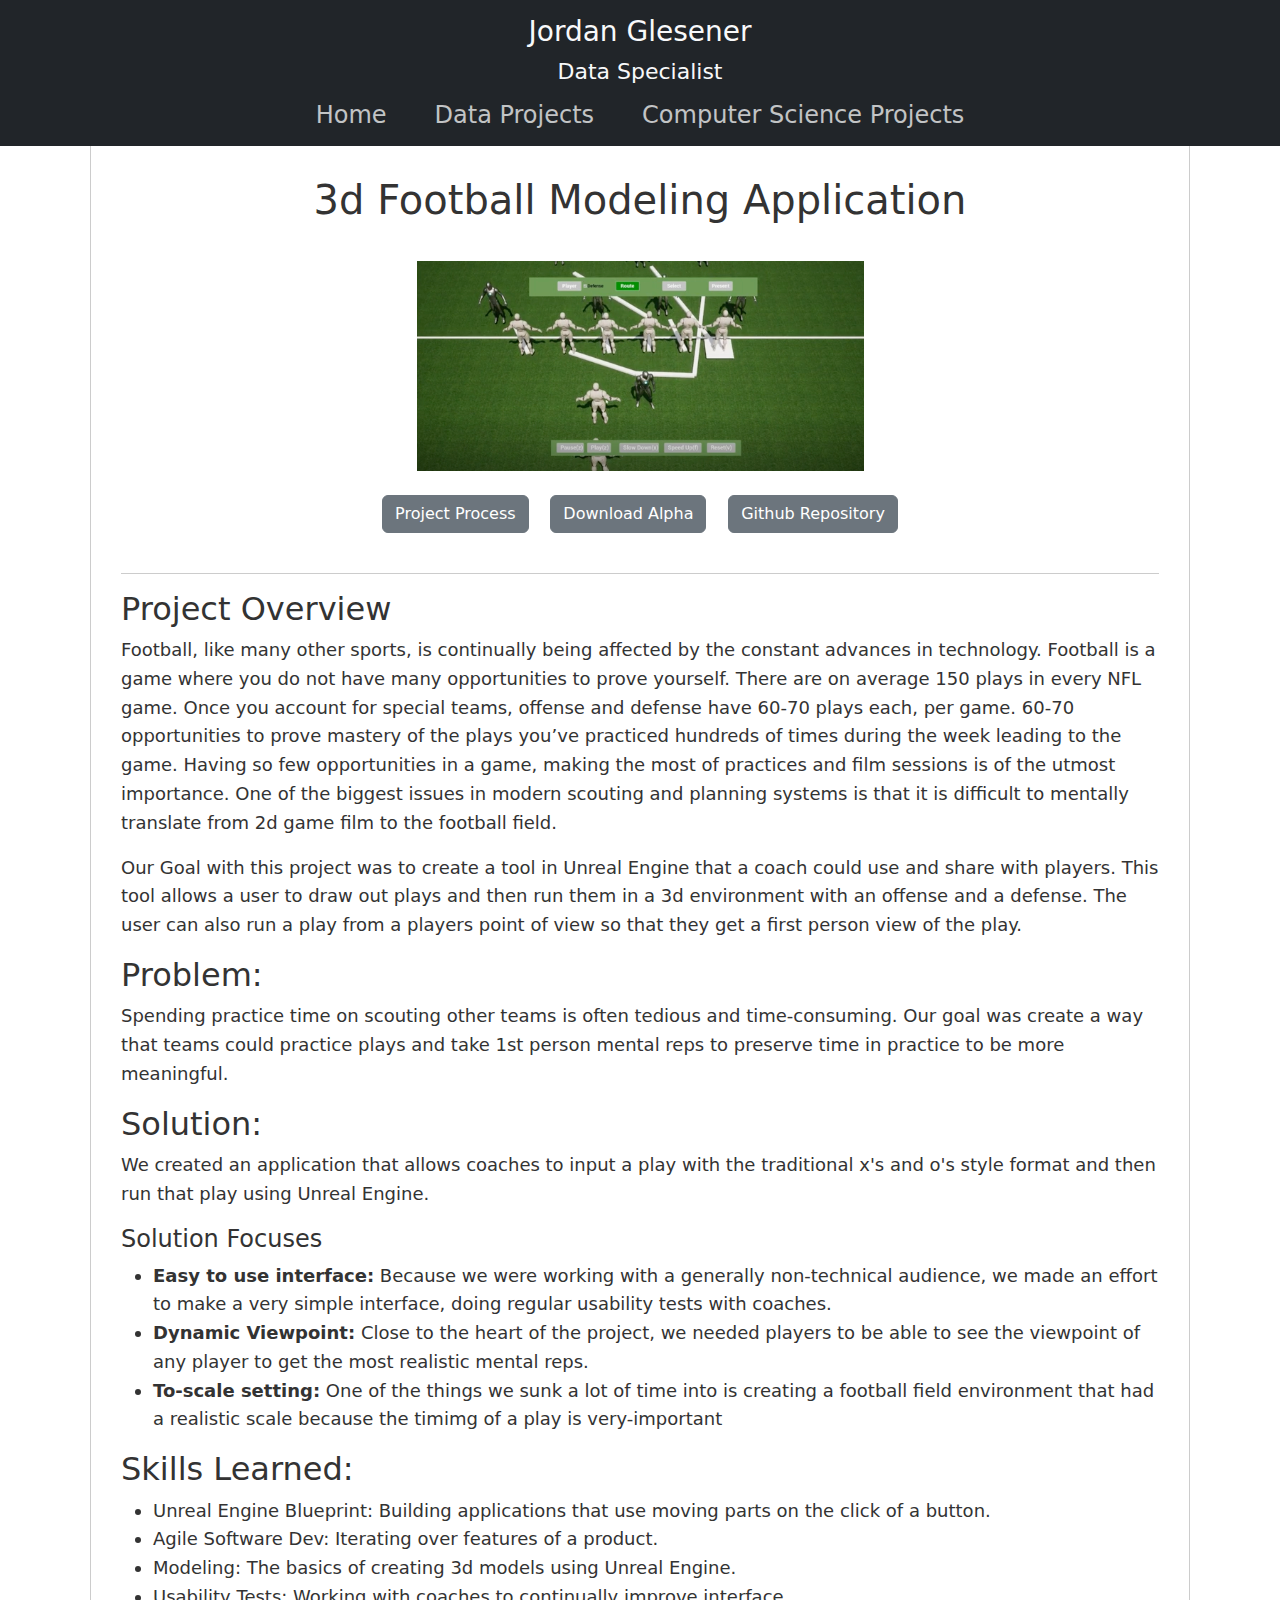
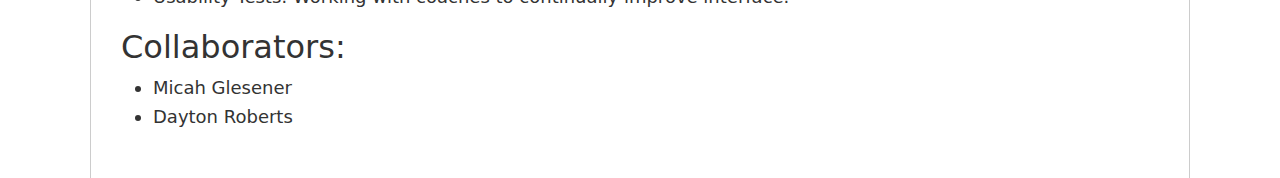
<file: projects/gv.html>
<!DOCTYPE html>
<html lang="en">

<head>
    <meta charset="UTF-8">
    <meta name="viewport" content="width=device-width, initial-scale=1.0">
    <title>Personal Website</title>
    <link href="../bootstrap/css/bootstrap.css" rel="stylesheet">
    <link rel="stylesheet" href="../custom.css">

</head>

<body>
    <header class="bg-dark text-light text-center sticky-top">
        <div class="header-content justify-content-center">

            <div>
                <h1>Jordan Glesener</h1>
                <h2>Data Specialist</h2>
            </div>
        </div>
        <nav class="d-flex flex-wrap align-items-center justify-content-evenly bg-dark">
            <ul class="nav col-12 col-md-auto justify-content-center">
                <li><a href="../index.html" class="nav-link px-4 link-light link-opacity-75 link-opacity-100-hover">
                        <h4>Home</h2>
                    </a></li>
                <li><a href="data-projects.html"
                        class="nav-link px-4 link-light link-opacity-75 link-opacity-100-hover">
                        <h4>Data Projects</h2>
                    </a></li>
                <li><a href="cs-projects.html" class="nav-link px-4 link-light link-opacity-75 link-opacity-100-hover">
                        <h4>Computer Science Projects</h2>
                    </a></li>
            </ul>
        </nav>
    </header>
    <main id="mainProjects">
        <div class = "text-center">
        <h1>
            3d Football Modeling Application
        </h1><br>
        <section id="hrSection">
            <img id="powerImg" src="img/gv.png" class="img-fluid">
        </section>
        <section id="projectLinks">
            <a class = "btn btn-secondary m-2 my-4" href="assets/Gridiron Visuals.pdf">Project Process</a>
            <a class = "btn btn-secondary m-2" href="https://daytonroberts.github.io/gv-home/">Download Alpha</a>   
            <a class = "btn btn-secondary m-2" href="https://github.com/daytonroberts/GridironVisualsDev">Github Repository</a>
        </section>
        </div>
        <hr>
        <section id="overview">
            <h2>Project Overview</h2>
            <p id="indent">
                Football, like many other sports, is continually being affected by the constant advances in technology. 
                Football is a game where you do not have many opportunities to prove yourself. There are on average 150 plays in every NFL game. 
                Once you account for special teams, offense and defense have 60-70 plays each, per game. 60-70 opportunities to prove mastery of the plays you’ve practiced hundreds of times during the week leading to the game. 
                Having so few opportunities in a game, making the most of practices and film sessions is of the utmost importance. 
                One of the biggest issues in modern scouting and planning systems is that it is difficult to mentally translate from 2d game film to the football field. 
            </p>
            <p>
                Our Goal with this project was to create a tool in Unreal Engine that a coach could use and share with players.
                This tool allows a user to draw out plays and then run them in a 3d environment with an offense and a defense.
                The user can also run a play from a players point of view so that they get a first person view of the play.
            </p>
        </section>

        <section id="analysis">
            <h2>Problem:</h2>
            <p id="indent">
                Spending practice time on scouting other teams is often tedious and time-consuming.
                Our goal was create a way that teams could practice plays and take 1st person mental reps to preserve time in practice to be more meaningful.
            </p>
        </section>

        <section id="visualization">
            <h2>Solution:</h2>
            <p id="indent">
                We created an application that allows coaches to input a play with the traditional x's and o's style format and then run that play using Unreal Engine. 
                <h4>Solution Focuses</h4>
                <ul>
                    <li>
                        <b>Easy to use interface:</b> Because we were working with a generally non-technical audience, we made an effort to make a very simple interface, doing regular usability tests with coaches.
                    </li>
                    <li>
                        <b>Dynamic Viewpoint:</b> Close to the heart of the project, we needed players to be able to see the viewpoint of any player to get the most realistic mental reps.
                    </li>
                    <li>
                        <b>To-scale setting:</b> One of the things we sunk a lot of time into is creating a football field environment 
                        that had a realistic scale because the timimg of a play is very-important
                    </li>
                </ul>
            
        </section>

        <section id="skills">
            <h2>Skills Learned:</h2>
            <div id="indent">
                <ul>
                    <li>Unreal Engine Blueprint: Building applications that use moving parts on the click of a button.</li>
                    <li>Agile Software Dev: Iterating over features of a product.</li>
                    <li>Modeling: The basics of creating 3d models using Unreal Engine.</li>
                    <li>Usability Tests: Working with coaches to continually improve interface.</li>
                </ul>
            </div>
        </section>

        <section id="nextSteps">
            <h2>Collaborators:</h2>
            <div id="indent">
                <ul>
                    <li><a href="https://www.linkedin.com/in/micah-glesener-3296b1195/">Micah Glesener</a></li>
                    <li><a href="https://www.linkedin.com/in/dayton-roberts/">Dayton Roberts</a></li>
                </ul>
            </div> 
        </section>
    </main>
</body>
</html>
</file>
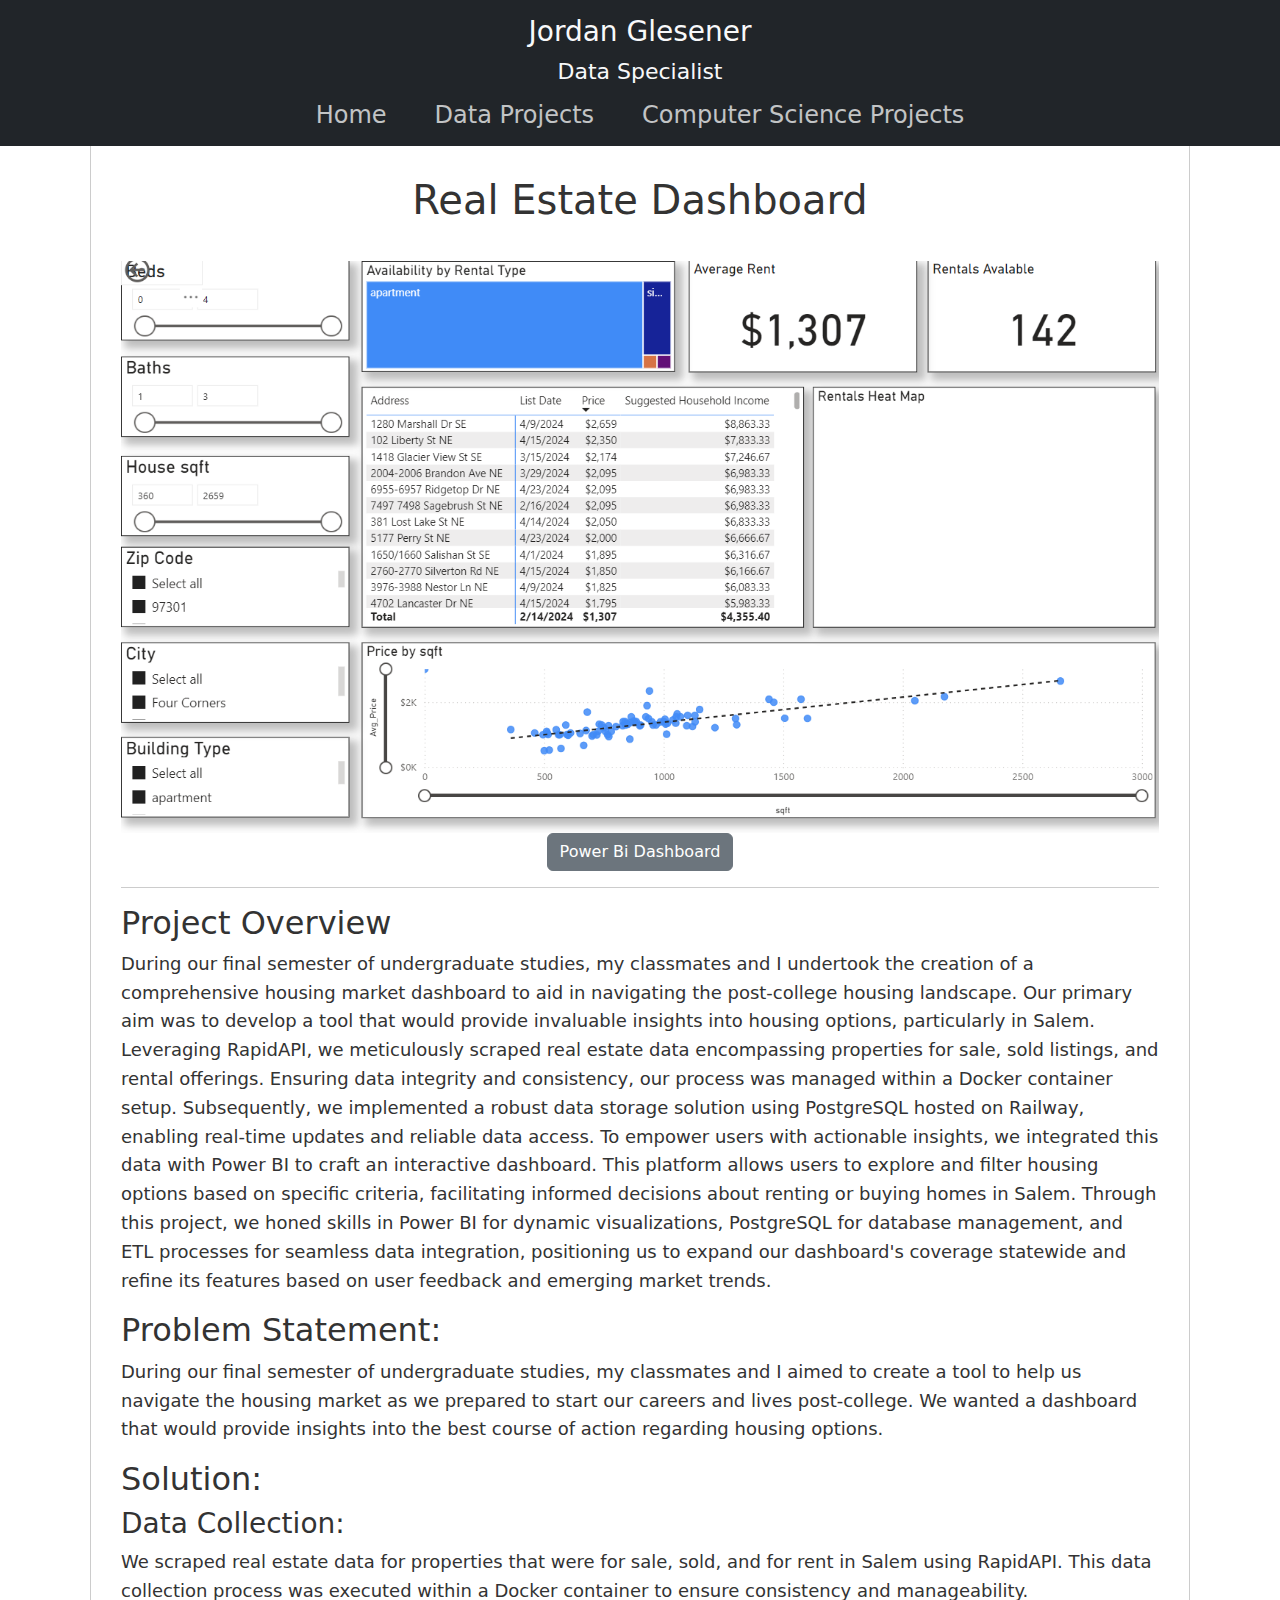
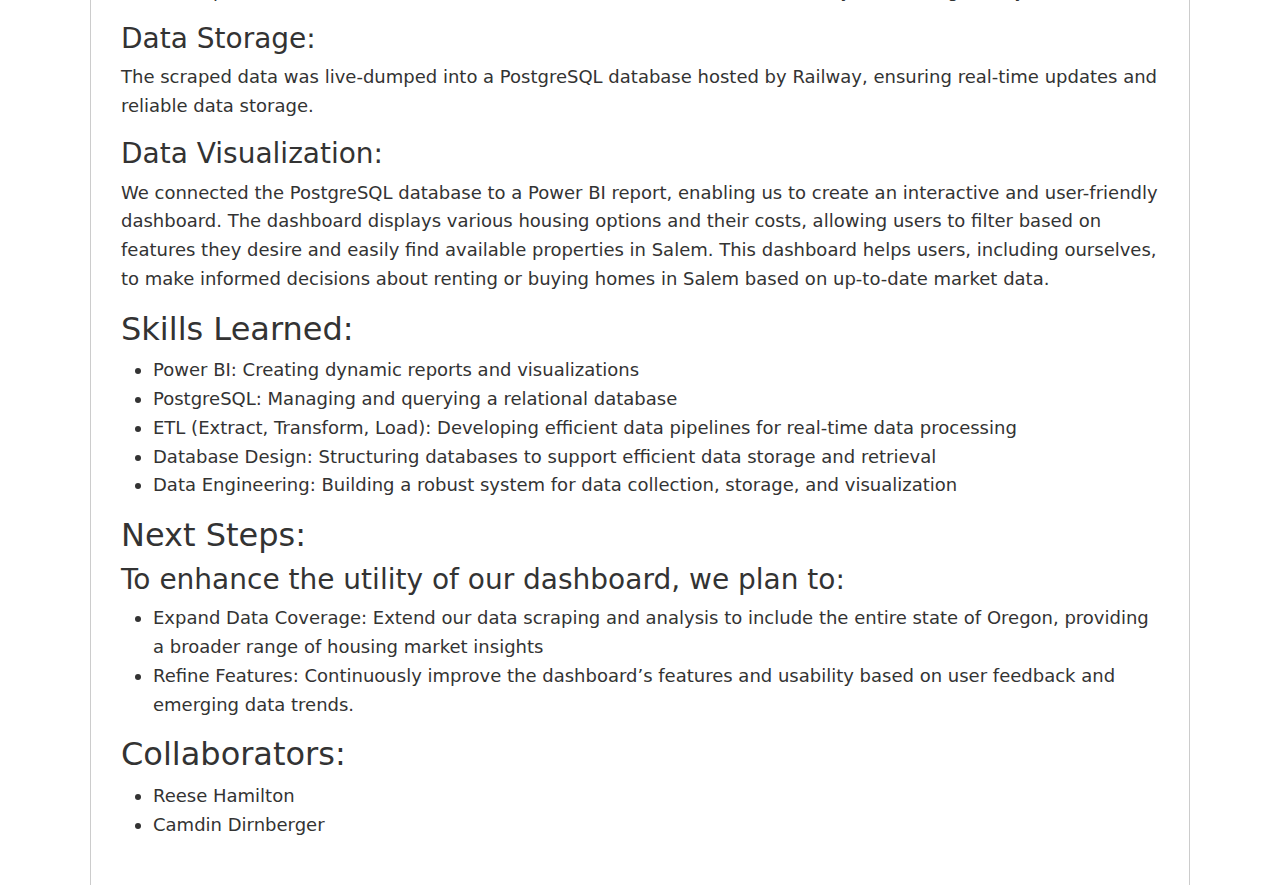
<file: projects/housing.html>
<!DOCTYPE html>
<html lang="en">

<head>
    <meta charset="UTF-8">
    <meta name="viewport" content="width=device-width, initial-scale=1.0">
    <title>Personal Website</title>
    <link href="../bootstrap/css/bootstrap.css" rel="stylesheet">
    <link rel="stylesheet" href="../custom.css">

</head>

<body>
    <header class="bg-dark text-light text-center sticky-top">
        <div class="header-content justify-content-center">

            <div>
                <h1>Jordan Glesener</h1>
                <h2>Data Specialist</h2>
            </div>
        </div>
        <nav class="d-flex flex-wrap align-items-center justify-content-evenly bg-dark">
            <ul class="nav col-12 col-md-auto justify-content-center">
                <li><a href="../index.html" class="nav-link px-4 link-light link-opacity-75 link-opacity-100-hover">
                        <h4>Home</h2>
                    </a></li>
                <li><a href="data-projects.html"
                        class="nav-link px-4 link-light link-opacity-75 link-opacity-100-hover">
                        <h4>Data Projects</h2>
                    </a></li>
                <li><a href="cs-projects.html" class="nav-link px-4 link-light link-opacity-75 link-opacity-100-hover">
                        <h4>Computer Science Projects</h2>
                    </a></li>
            </ul>
        </nav>
    </header>
    <main id="mainProjects">
        <div class = "text-center">
        <h1>
            Real Estate Dashboard
        </h1><br>
        <section id="hrSection">
            <img id="powerImg" src="img/powerbi.png" class="img-fluid">
        </section>
        <section id="projectLinks">
            <a class = "btn btn-secondary" href="https://app.powerbi.com/links/JArbpZ0gY0?ctid=46bc6c40-368d-4a20-9b1b-c1842f786542&pbi_source=linkShare">Power Bi Dashboard</a>            
        </section>
        </div>
        <hr>
        <section id="overview">
            <h2>Project Overview</h2>
            <p id="indent">
                During our final semester of undergraduate studies, my classmates 
                and I undertook the creation of a comprehensive housing market dashboard to
                aid in navigating the post-college housing landscape. 
                Our primary aim was to develop a tool that would provide invaluable insights into housing options, particularly in Salem. 
                Leveraging RapidAPI, we meticulously scraped real estate data encompassing properties for sale, sold listings, 
                and rental offerings.
                Ensuring data integrity and consistency, our process was managed within a Docker container setup. Subsequently,
                we implemented a robust data storage solution using PostgreSQL hosted on Railway, enabling real-time updates and 
                reliable data access.
                To empower users with actionable insights, we integrated this data with Power BI to craft an interactive dashboard. 
                This platform allows users to explore and filter housing options based on specific criteria, facilitating informed decisions 
                about renting or buying homes in Salem. Through this project, we honed skills in Power BI for dynamic visualizations, PostgreSQL 
                for database management, and ETL processes for seamless data integration, 
                positioning us to expand our dashboard's coverage statewide and refine its features based on user feedback and emerging market 
                trends.
            </p>
        </section>

        <section id="analysis">
            <h2>Problem Statement:</h2>
            <p id="indent">
                During our final semester of undergraduate studies, 
                my classmates and I aimed to create a tool to help us navigate the housing market as we prepared to start our careers 
                and lives post-college. We wanted a dashboard that would provide insights into the best course of action regarding housing options.

            </p>
        </section>

        <section id="visualization">
            <h2>Solution:</h2>
            <h3 id="indent">Data Collection:</h3>
            <p id="indent">
                We scraped real estate data for properties that were for sale, sold, and for rent in Salem using RapidAPI.
                This data collection process was executed within a Docker container to ensure consistency and manageability.
            </p>
            <h3 id="indent">Data Storage:</h3>
            <p id="indent">
                The scraped data was live-dumped into a PostgreSQL database hosted by Railway, ensuring real-time updates and reliable data storage.
            </p>
            <h3 id="indent">Data Visualization:</h3>
            <p id="indent">
                We connected the PostgreSQL database to a Power BI report, enabling us to create an interactive and user-friendly dashboard.
                The dashboard displays various housing options and their costs, 
                allowing users to filter based on features they desire and easily find available properties in Salem.
                This dashboard helps users, including ourselves, 
                to make informed decisions about renting or buying homes in Salem based on up-to-date market data.
            </p>
        </section>

        <section id="skills">
            <h2>Skills Learned:</h2>
            <div id="indent">
                <ul>
                    <li>Power BI: Creating dynamic reports and visualizations</li>
                    <li>PostgreSQL: Managing and querying a relational database</li>
                    <li>ETL (Extract, Transform, Load): Developing efficient data pipelines for real-time data processing</li>
                    <li>Database Design: Structuring databases to support efficient data storage and retrieval</li>
                    <li>Data Engineering: Building a robust system for data collection, storage, and visualization</li>
                </ul>
            </div>
        </section>
        <section id="nextSteps">
            <h2>Next Steps:</h2>
            <h3 id="indent">To enhance the utility of our dashboard, we plan to:</h3>
            <div id="indent">
                <ul>
                    <li>Expand Data Coverage: Extend our data scraping and analysis to include the entire state of Oregon, 
                        providing a broader range of housing market insights</li>
                    <li>Refine Features: Continuously improve the dashboard’s features and usability based on user 
                        feedback and emerging data trends.</li>
                </ul>
            </div> 
        </section>
        <section id="nextSteps">
            <h2>Collaborators:</h2>
            <div id="indent">
                <ul>
                    <li><a href="https://www.linkedin.com/in/rahamilton19/">Reese Hamilton</a></li>
                    <li><a href="https://camdin-dirn.github.io/Project-Website/index.html">Camdin Dirnberger</a></li>
                </ul>
            </div> 
        </section>
    </main>
</body>
</html>
</file>
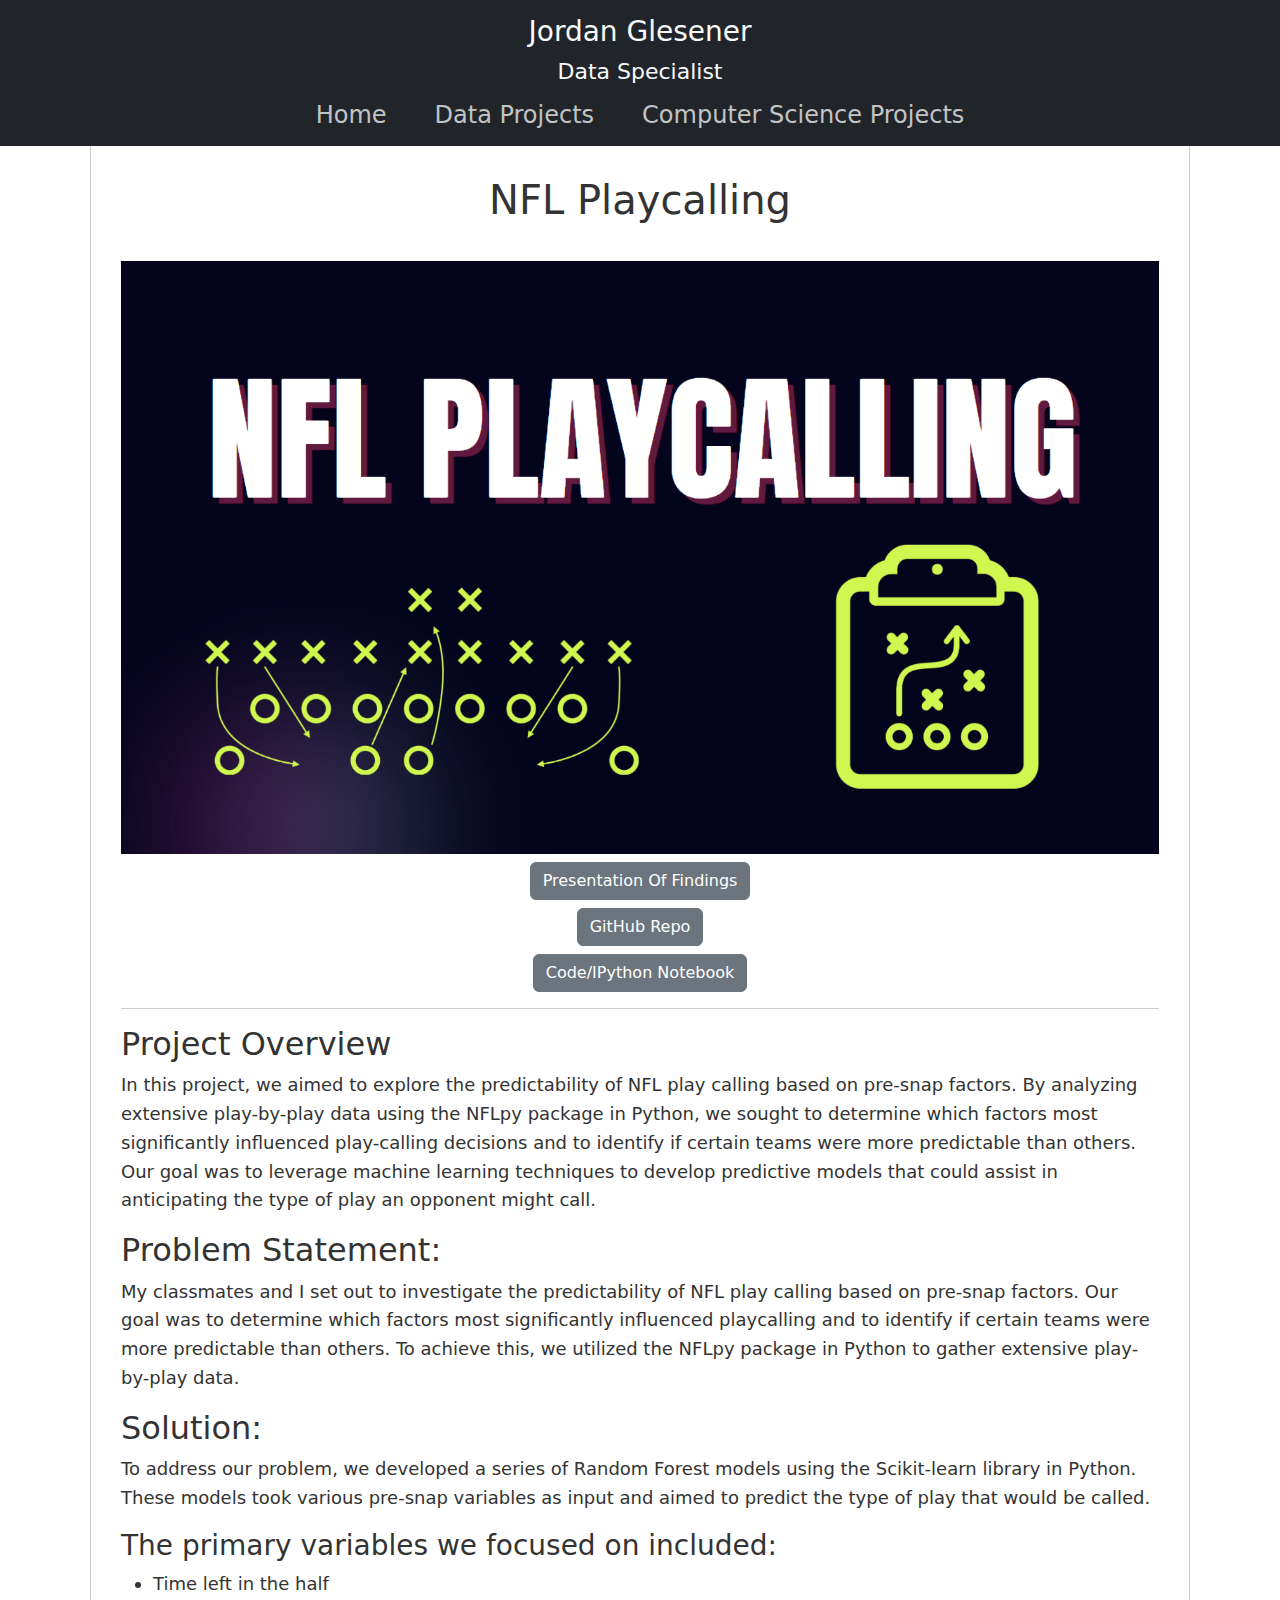
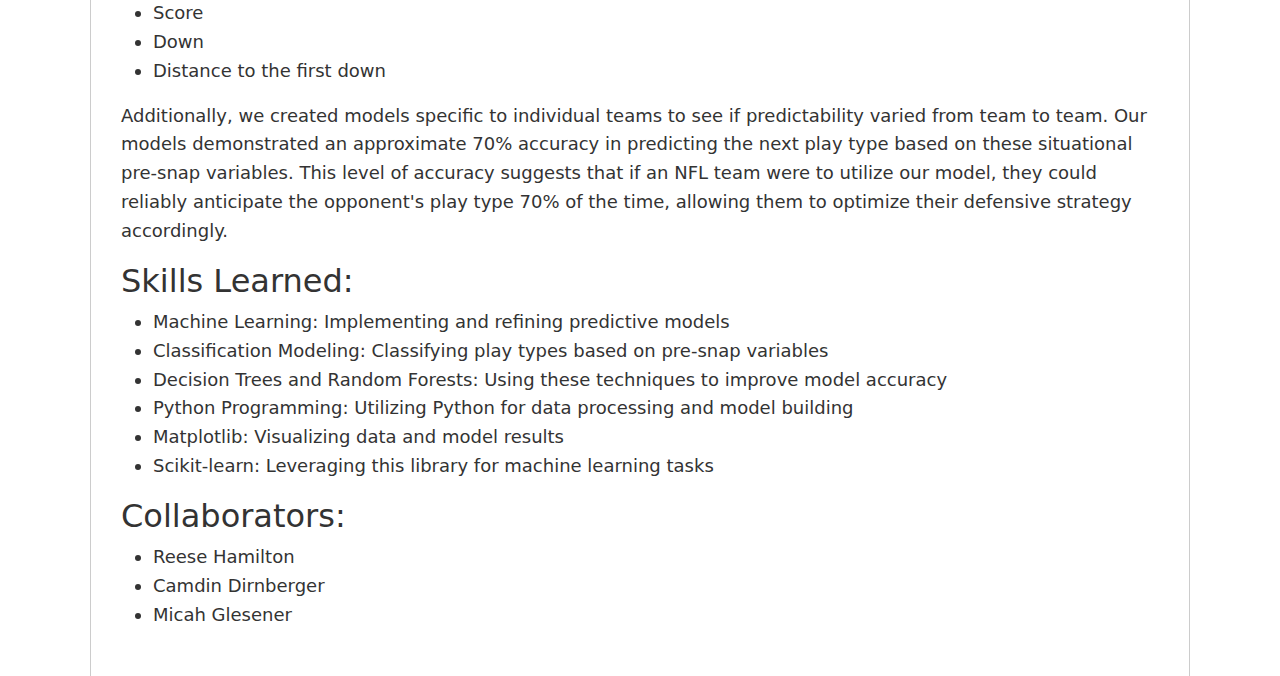
<file: projects/nfl.html>
<!DOCTYPE html>
<html lang="en">

<head>
    <meta charset="UTF-8">
    <meta name="viewport" content="width=device-width, initial-scale=1.0">
    <title>Personal Website</title>
    <link href="../bootstrap/css/bootstrap.css" rel="stylesheet">
    <link rel="stylesheet" href="../custom.css">

</head>

<body>
    <header class="bg-dark text-light text-center sticky-top">
        <div class="header-content justify-content-center">

            <div>
                <h1>Jordan Glesener</h1>
                <h2>Data Specialist</h2>
            </div>
        </div>
        <nav class="d-flex flex-wrap align-items-center justify-content-evenly bg-dark">
            <ul class="nav col-12 col-md-auto justify-content-center">
                <li><a href="../index.html" class="nav-link px-4 link-light link-opacity-75 link-opacity-100-hover">
                        <h4>Home</h2>
                    </a></li>
                <li><a href="data-projects.html"
                        class="nav-link px-4 link-light link-opacity-75 link-opacity-100-hover">
                        <h4>Data Projects</h2>
                    </a></li>
                <li><a href="cs-projects.html" class="nav-link px-4 link-light link-opacity-75 link-opacity-100-hover">
                        <h4>Computer Science Projects</h2>
                    </a></li>
            </ul>
        </nav>
    </header>
    <main id="mainProjects">
        <div class="text-center">
        <h1>
            NFL Playcalling
        </h1><br>
        <section id="hrSection">
            <img class="img-fluid" id="NFLImg" src="img/NFL.png">
        </section>
        <section id="projectLinks">
            <a class = "btn btn-secondary mt-2" href="https://www.canva.com/design/DAGDrVNYpcI/PkHxTd5ga6KuMfU4UZuFFA/view?utm_content=DAGDrVNYpcI&amp;utm_campaign=designshare&amp;utm_medium=link&amp;utm_source=editor">Presentation Of Findings</a>            
        </section>
        <section id="projectLinks">
            <a class = "btn btn-secondary mt-2" href="https://github.com/Camdin-Dirn/NFL-Plays">GitHub Repo</a>            
        </section>
        <section id="projectLinks">
            <a class = "btn btn-secondary mt-2" href="https://github.com/Camdin-Dirn/NFL-Plays/blob/main/CleanData505Final.ipynb">Code/IPython Notebook</a>            
        </section>
        </div>
        <hr>
        <section id="overview">
            <h2>Project Overview</h2>
            <p id="indent">
                In this project, we aimed to explore the predictability of NFL play calling based on pre-snap factors. 
                By analyzing extensive play-by-play data using the NFLpy package in Python, 
                we sought to determine which factors most significantly influenced play-calling decisions and to identify if certain teams were more predictable than others. 
                Our goal was to leverage machine learning techniques to develop predictive models that could assist in anticipating the type of play an opponent might call.
            </p>
        </section>
        <section id="analysis">
            <h2>Problem Statement:</h2>
            <p id="indent">
                My classmates and I set out to investigate the predictability of NFL play calling based on pre-snap factors.
                Our goal was to determine which factors most significantly influenced playcalling and to identify if certain teams were more predictable than others.
                To achieve this, we utilized the NFLpy package in Python to gather extensive play-by-play data.

            </p>
        </section>

        <section id="visualization">
            <h2>Solution:</h2>
            <p id="indent">
                To address our problem, we developed a series of Random Forest models using the Scikit-learn library in Python.
                 These models took various pre-snap variables as input and aimed to predict the type of play that would be called.
            </p>
            <h3 id="indent">The primary variables we focused on included:</h3>
            <div id="indent">
                <ul>
                    <li>Time left in the half</li>
                    <li>Score</li>
                    <li>Down</li>
                    <li>Distance to the first down</li>
                </ul>
            </div>
            <p id="indent">
                Additionally, we created models specific to individual teams to see if predictability varied from team to team. 
                Our models demonstrated an approximate 70% accuracy in predicting the next play type based on these situational pre-snap variables.
                This level of accuracy suggests that if an NFL team were to utilize our model, 
                they could reliably anticipate the opponent's play type 70% of the time,
                allowing them to optimize their defensive strategy accordingly.

            </p>     
        </section>

        <section id="skills">
            <h2>Skills Learned:</h2>
            <div id="indent">
                <ul>
                    <li>Machine Learning: Implementing and refining predictive models</li>
                    <li>Classification Modeling: Classifying play types based on pre-snap variables</li>
                    <li>Decision Trees and Random Forests: Using these techniques to improve model accuracy</li>
                    <li>Python Programming: Utilizing Python for data processing and model building</li>
                    <li>Matplotlib: Visualizing data and model results</li>
                    <li>Scikit-learn: Leveraging this library for machine learning tasks</li>
                </ul>
            </div> 
        </section>
        <section id="nextSteps">
            <h2>Collaborators:</h2>
            <div id="indent">
                <ul>
                    <li><a href="https://www.linkedin.com/in/rahamilton19/">Reese Hamilton</a></li>
                    <li><a href="https://camdin-dirn.github.io/Project-Website/index.html">Camdin Dirnberger</a></li>
                    <li><a href="https://www.linkedin.com/in/micah-glesener-3296b1195/">Micah Glesener</a></li>
                </ul>
            </div> 
        </section>
    </main>
</body>
</html>
</file>
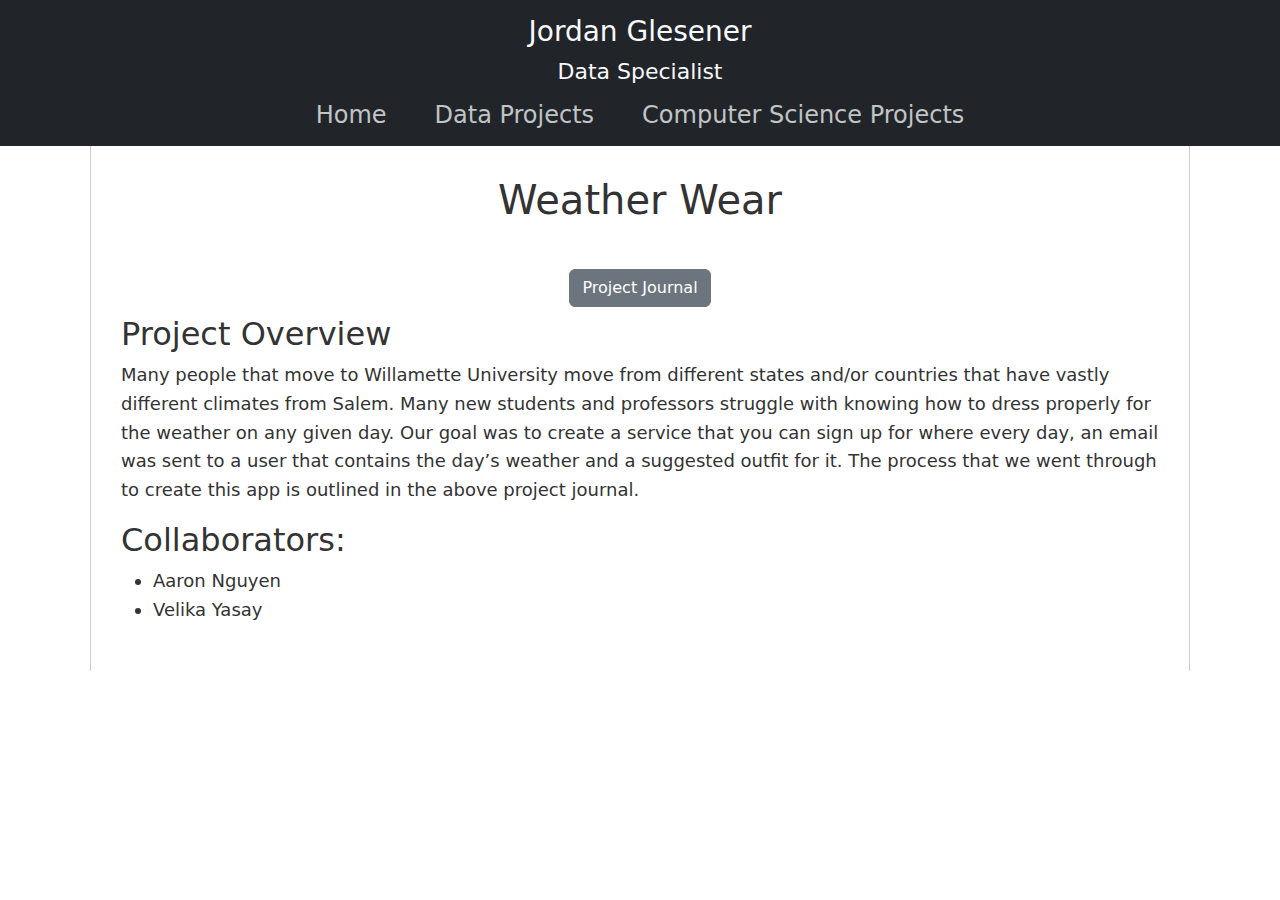
<file: projects/weatherwear.html>
<!DOCTYPE html>
<html lang="en">

<head>
    <meta charset="UTF-8">
    <meta name="viewport" content="width=device-width, initial-scale=1.0">
    <title>Personal Website</title>
    <link href="../bootstrap/css/bootstrap.css" rel="stylesheet">
    <link rel="stylesheet" href="../custom.css">

</head>

<body>
    <header class="bg-dark text-light text-center sticky-top">
        <div class="header-content justify-content-center">

            <div>
                <h1>Jordan Glesener</h1>
                <h2>Data Specialist</h2>
            </div>
        </div>
        <nav class="d-flex flex-wrap align-items-center justify-content-evenly bg-dark">
            <ul class="nav col-12 col-md-auto justify-content-center">
                <li><a href="../index.html" class="nav-link px-4 link-light link-opacity-75 link-opacity-100-hover">
                        <h4>Home</h2>
                    </a></li>
                <li><a href="data-projects.html"
                        class="nav-link px-4 link-light link-opacity-75 link-opacity-100-hover">
                        <h4>Data Projects</h2>
                    </a></li>
                <li><a href="cs-projects.html" class="nav-link px-4 link-light link-opacity-75 link-opacity-100-hover">
                        <h4>Computer Science Projects</h2>
                    </a></li>
            </ul>
        </nav>
    </header>
    <main id="mainProjects">
        <div class = "text-center">
        <h1>
            Weather Wear
        </h1><br>
        <section id="projectLinks">
            <a class = "btn btn-secondary m-2" href="https://jdglesener.github.io/ClimateClosetResearchJournal/">Project Journal</a>
        </section>
        </div>
        <section id="overview">
            <h2>Project Overview</h2>
            <p id="indent">
                Many people that move to Willamette University move from different states and/or countries that have vastly different climates from Salem. Many new students and professors struggle with knowing how to dress properly for the weather on any given day. Our goal was to create a service that you can sign up for where every day, an email was sent to a user that contains the day’s weather and a suggested outfit for it. The process that we went through to create this app is outlined in the above project journal.
            </p>
        </section>

        <section id="skills">
            <h2>Collaborators:</h2>
            <div id="indent">
                <ul>
                    <li><a href="https://www.linkedin.com/in/aaronwin/">Aaron Nguyen</a></li>
                    <li><a href="https://www.linkedin.com/in/velikayasay/">Velika Yasay</a></li>
                </ul>
            </div>
        </section>
    </main>
    </body>
</html>
</file>
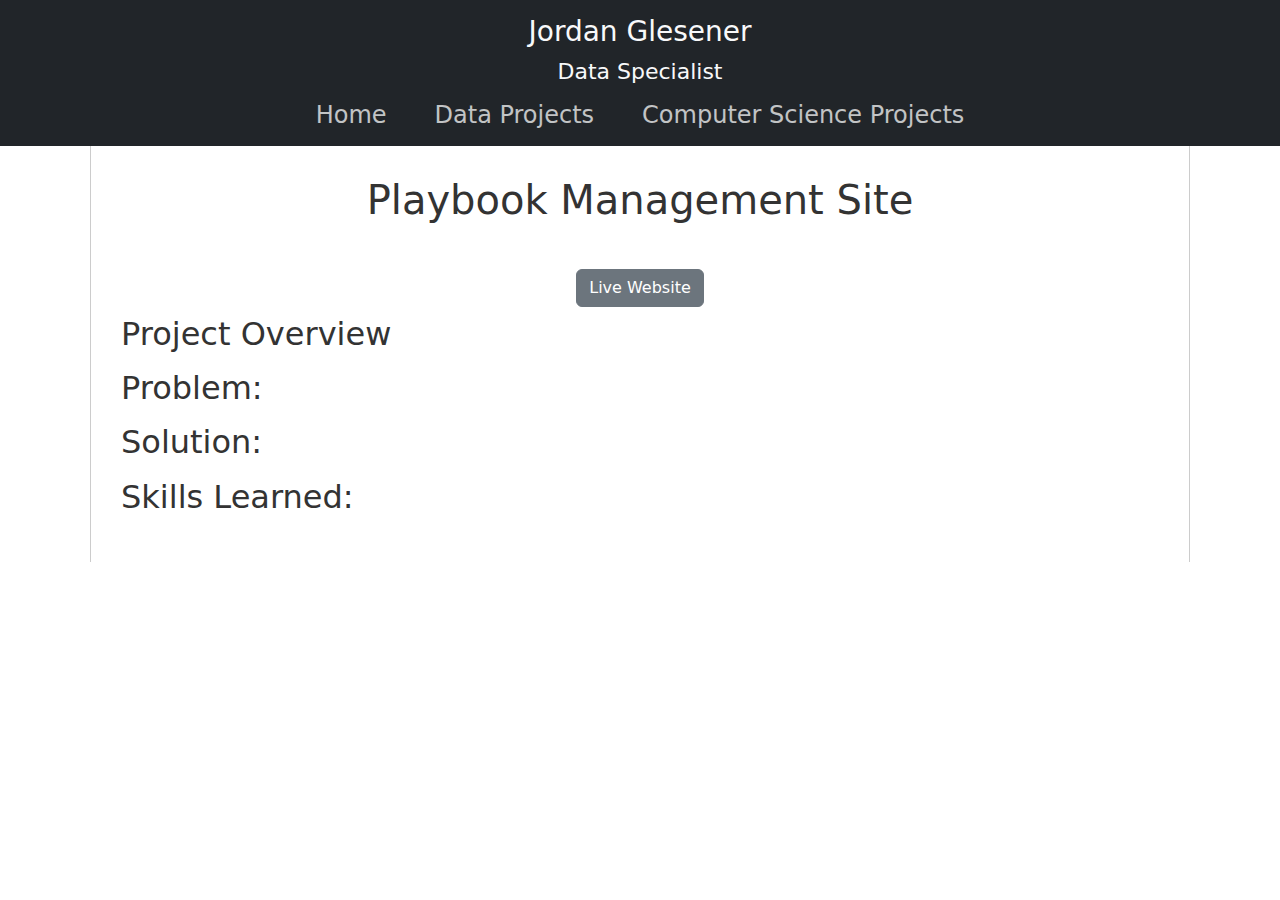
<file: projects/webdev.html>
<!DOCTYPE html>
<html lang="en">

<head>
    <meta charset="UTF-8">
    <meta name="viewport" content="width=device-width, initial-scale=1.0">
    <title>Personal Website</title>
    <link href="../bootstrap/css/bootstrap.css" rel="stylesheet">
    <link rel="stylesheet" href="../custom.css">

</head>

<body>
    <header class="bg-dark text-light text-center sticky-top">
        <div class="header-content justify-content-center">

            <div>
                <h1>Jordan Glesener</h1>
                <h2>Data Specialist</h2>
            </div>
        </div>
        <nav class="d-flex flex-wrap align-items-center justify-content-evenly bg-dark">
            <ul class="nav col-12 col-md-auto justify-content-center">
                <li><a href="../index.html" class="nav-link px-4 link-light link-opacity-75 link-opacity-100-hover">
                        <h4>Home</h2>
                    </a></li>
                <li><a href="data-projects.html"
                        class="nav-link px-4 link-light link-opacity-75 link-opacity-100-hover">
                        <h4>Data Projects</h2>
                    </a></li>
                <li><a href="cs-projects.html" class="nav-link px-4 link-light link-opacity-75 link-opacity-100-hover">
                        <h4>Computer Science Projects</h2>
                    </a></li>
            </ul>
        </nav>
    </header>
    <main id="mainProjects">
        <div class = "text-center">
        <h1>
            Playbook Management Site
        </h1><br>
        <section id="projectLinks">
            <a class = "btn btn-secondary m-2" href="http://jdglesenerfootball.x10.mx/">Live Website</a>
        </section>
        </div>
        <section id="overview">
            <h2>Project Overview</h2>
            <p id="indent">

            </p>
            <p>

            </p>
        </section>

        <section id="analysis">
            <h2>Problem:</h2>
            <p id="indent">
            </p>
        </section>

        <section id="visualization">
            <h2>Solution:</h2>
            <p id="indent">
            
        </section>

        <section id="skills">
            <h2>Skills Learned:</h2>
            <div id="indent">
                <ul>

                </ul>
            </div>
        </section>
    </main>
    </body>
    </html>
</file>
<file: custom.css>
body {
  margin: 0;
  padding: 0;
  line-height: 1.6;
  color: #333;
  font-size: 18px;
}

header {
  background-color: #f5f5f5;
  align-items: center;
  position: relative;
  padding: 0 30px;
  justify-content: center;
}

header .header-content {
  display: flex;
  width: 100%;
}

.about img {
  border-radius: 50%;
  width: 120px;
  height: 120px;
  object-fit: cover;
}

header h1 {
  font-size: 28px;
  margin-top: 15px;
  margin-bottom: 10px;
}

header h2 {
  font-size: 22px;
  margin-top: 0;
}

main {
  padding: 30px;
  max-width: 1100px;
  margin: 0 auto;
  border-left: 1px solid #ccc;
  border-right: 1px solid #ccc;
}

.about, .resume, .custom-section {
  padding: 25px;
  border: 1px solid #ccc;
  box-sizing: border-box;
  margin-bottom: 20px;
}

.about {
  width: 60%;
  margin-right: 10px;
}

.resume {
  width: 30%;
  margin-right: 10px;
}

.custom-section {
  width: 100%;
}

a {
  color: #333;
  text-decoration: none;
}

a:hover {
  text-decoration: underline;
}

.resume-preview {
  border: 1px solid #ccc;
  width: 100%;
  height: 240px;
  overflow: hidden;
  position: relative;
  margin-top: 15px;
}

.resume-preview iframe {
  position: absolute;
  top: -80px;
  left: 0;
  width: 100%;
  height: 400px;
}
</file>
